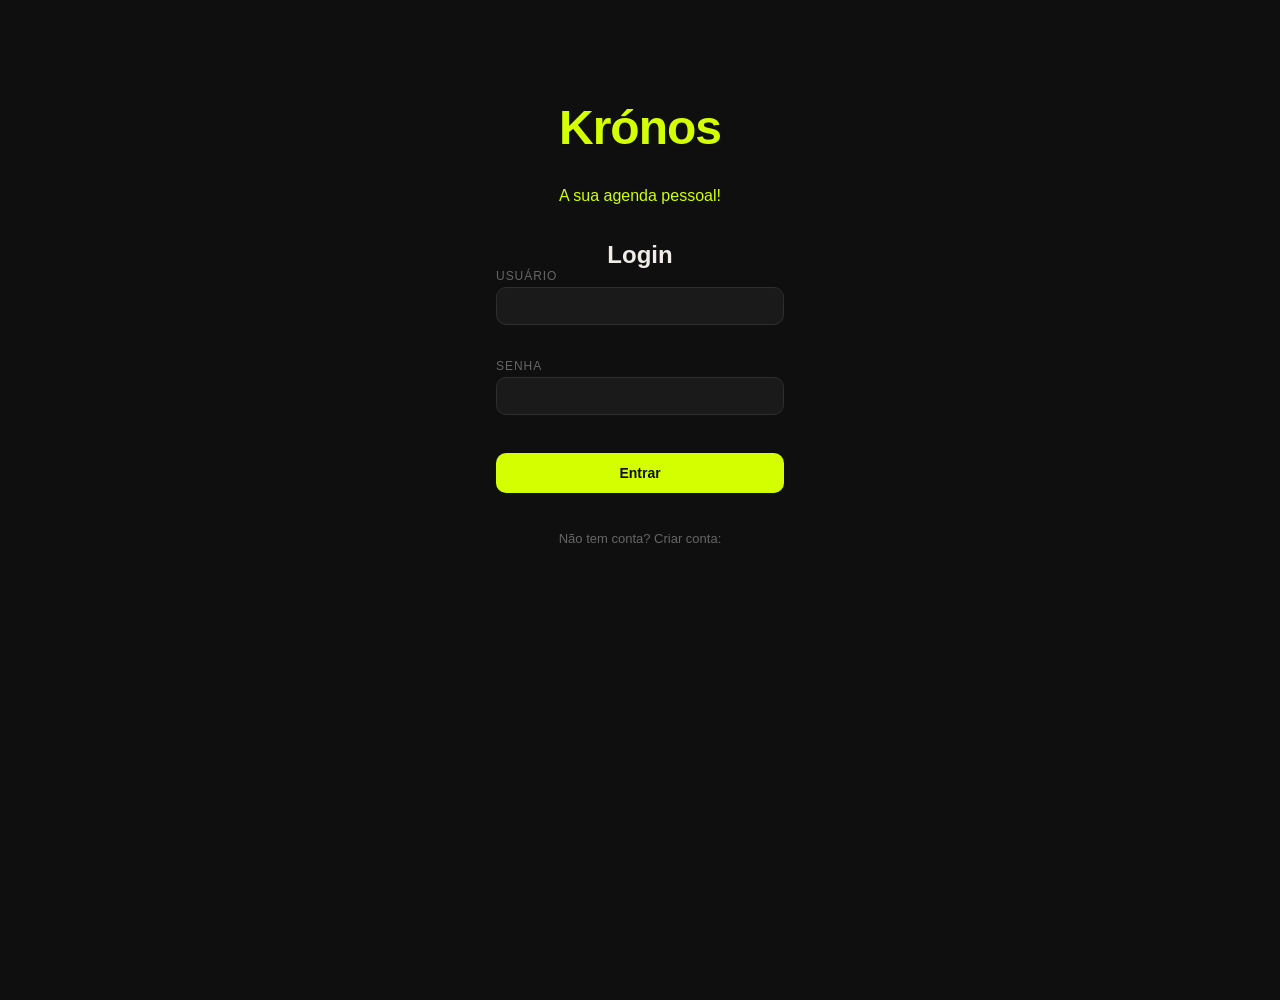
<file: calendario-agenda/index.html>
<!DOCTYPE html>
<html lang="pt-BR">
<head>
    <meta charset="UTF-8">
    <meta name="viewport" content="width=device-width, initial-scale=1.0">
    <title>Krónos</title>
    <link rel="stylesheet" href="style.css">
</head>
<body>
    <header>
        <span class="header-logo">Krón<span>os</span></span>
        <div class="header-right">
            <span id="nomeUsuario"></span>
            <button id="btnSair">Sair</button>
        </div>
    </header>

    <div class="nav-mes">
        <h2 id="monthTitle"></h2>
        <div class="nav-btns">
            <button class="nav-btn" onclick="mudarMes(-1)">‹</button>
            <button class="nav-btn" onclick="mudarMes(1)">›</button>
        </div>
    </div>

    <div class="weekdays">
        <div class="weekday">Dom</div>
        <div class="weekday">Seg</div>
        <div class="weekday">Ter</div>
        <div class="weekday">Qua</div>
        <div class="weekday">Qui</div>
        <div class="weekday">Sex</div>
        <div class="weekday">Sáb</div>
    </div>

    <div id="calendar"></div>

    <div class="overlay" id="overlay" onclick="fecharModal(event)">
        <div class="modal">
            <p class="modal-date" id="modalDate"></p>
            <h2 class="modal-title">Tarefas de hoje</h2>
            <div class="input-row">
                <input type="text" id="taskInput" placeholder="Nova tarefa..." maxlength="60"/>
                <button class="btn-modal-add" onclick="adicionarTarefaDia()">+ Add</button>
            </div>
            <div class="modal-tasks" id="modalTasks"></div>
            <button class="modal-close" onclick="fecharModal()">Fechar</button>
        </div>
    </div>

    <script src="app.js"></script>
</body>
</html>
</file>
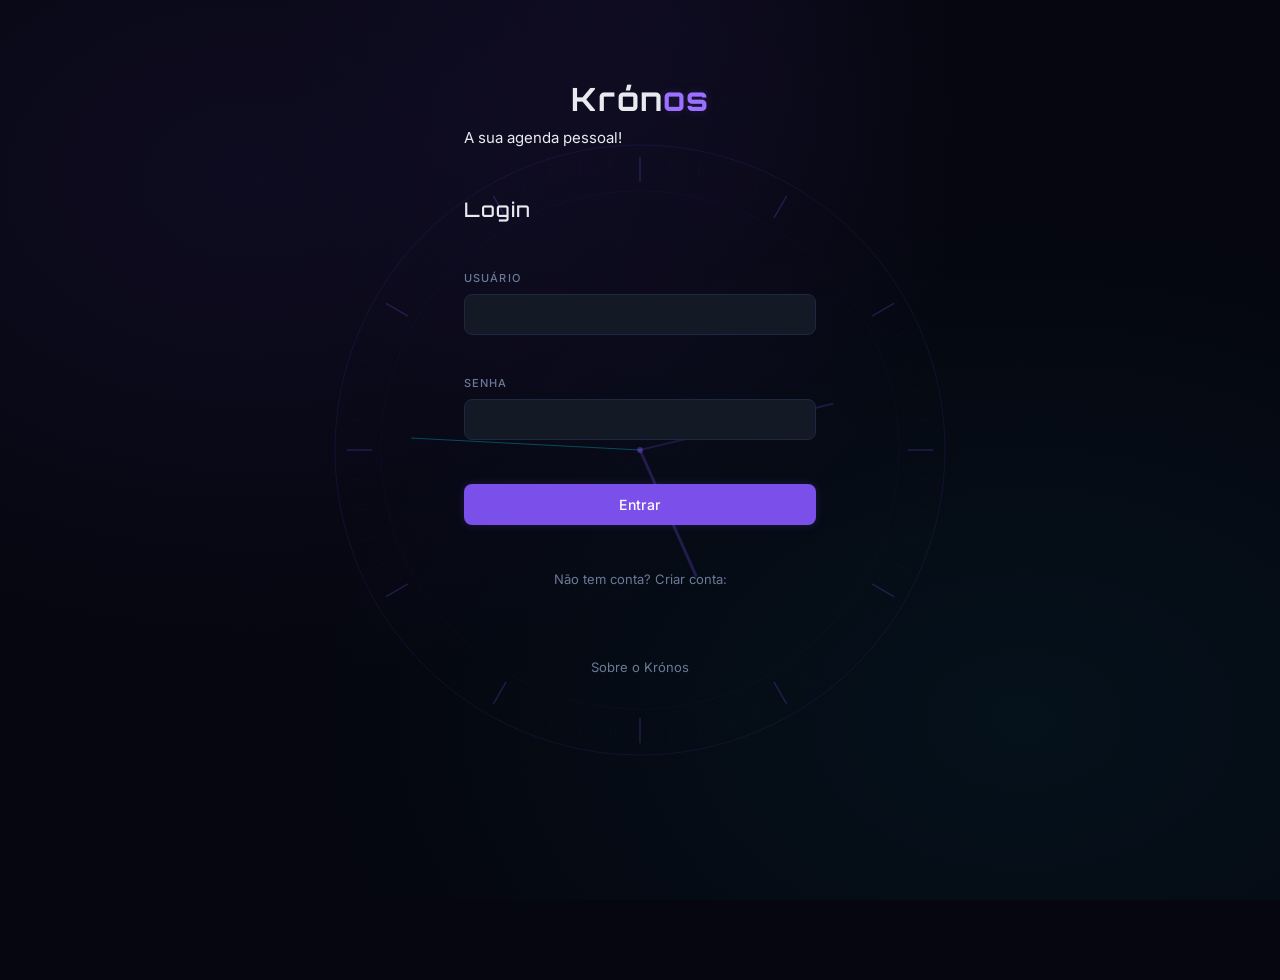
<file: kronos-agenda/index.html>
<!DOCTYPE html>
<html lang="pt-BR">
<head>
    <meta charset="UTF-8">
    <meta name="viewport" content="width=device-width, initial-scale=1.0">
    <title>Krónos</title>
    <link rel="stylesheet" href="style.css">
</head>
<body>
    <header>
        <span class="header-logo">Krón<span>os</span></span>
        <div class="header-right">
            <span id="nomeUsuario"></span>
            <button id="btnSair">Sair</button>
            <a href="config.html" class="link-config">Configurações</a>
        </div>
    </header>

    <div class="nav-mes">
        <h2 id="monthTitle"></h2>
        <div class="nav-btns">
            <button class="nav-btn" onclick="mudarMes(-1)">‹</button>
            <button class="nav-btn" onclick="mudarMes(1)">›</button>
        </div>
    </div>

    <div class="weekdays">
        <div class="weekday">Dom</div>
        <div class="weekday">Seg</div>
        <div class="weekday">Ter</div>
        <div class="weekday">Qua</div>
        <div class="weekday">Qui</div>
        <div class="weekday">Sex</div>
        <div class="weekday">Sáb</div>
    </div>

    <div id="calendar"></div>

    <div class="overlay" id="overlay" onclick="fecharModal(event)">
        <div class="modal">
            <p class="modal-date" id="modalDate"></p>
            <h2 class="modal-title">Tarefas de hoje</h2>
            <div class="input-row">
                <input type="text" id="taskInput" placeholder="Nova tarefa..." maxlength="60"/>
                <button class="btn-modal-add" onclick="adicionarTarefaDia()">+ Add</button>
            </div>
            <div class="modal-tasks" id="modalTasks"></div>
            <button class="modal-close" onclick="fecharModal()">Fechar</button>
        </div>
    </div>

    <script src="app.js"></script>
</body>
</html>
</file>
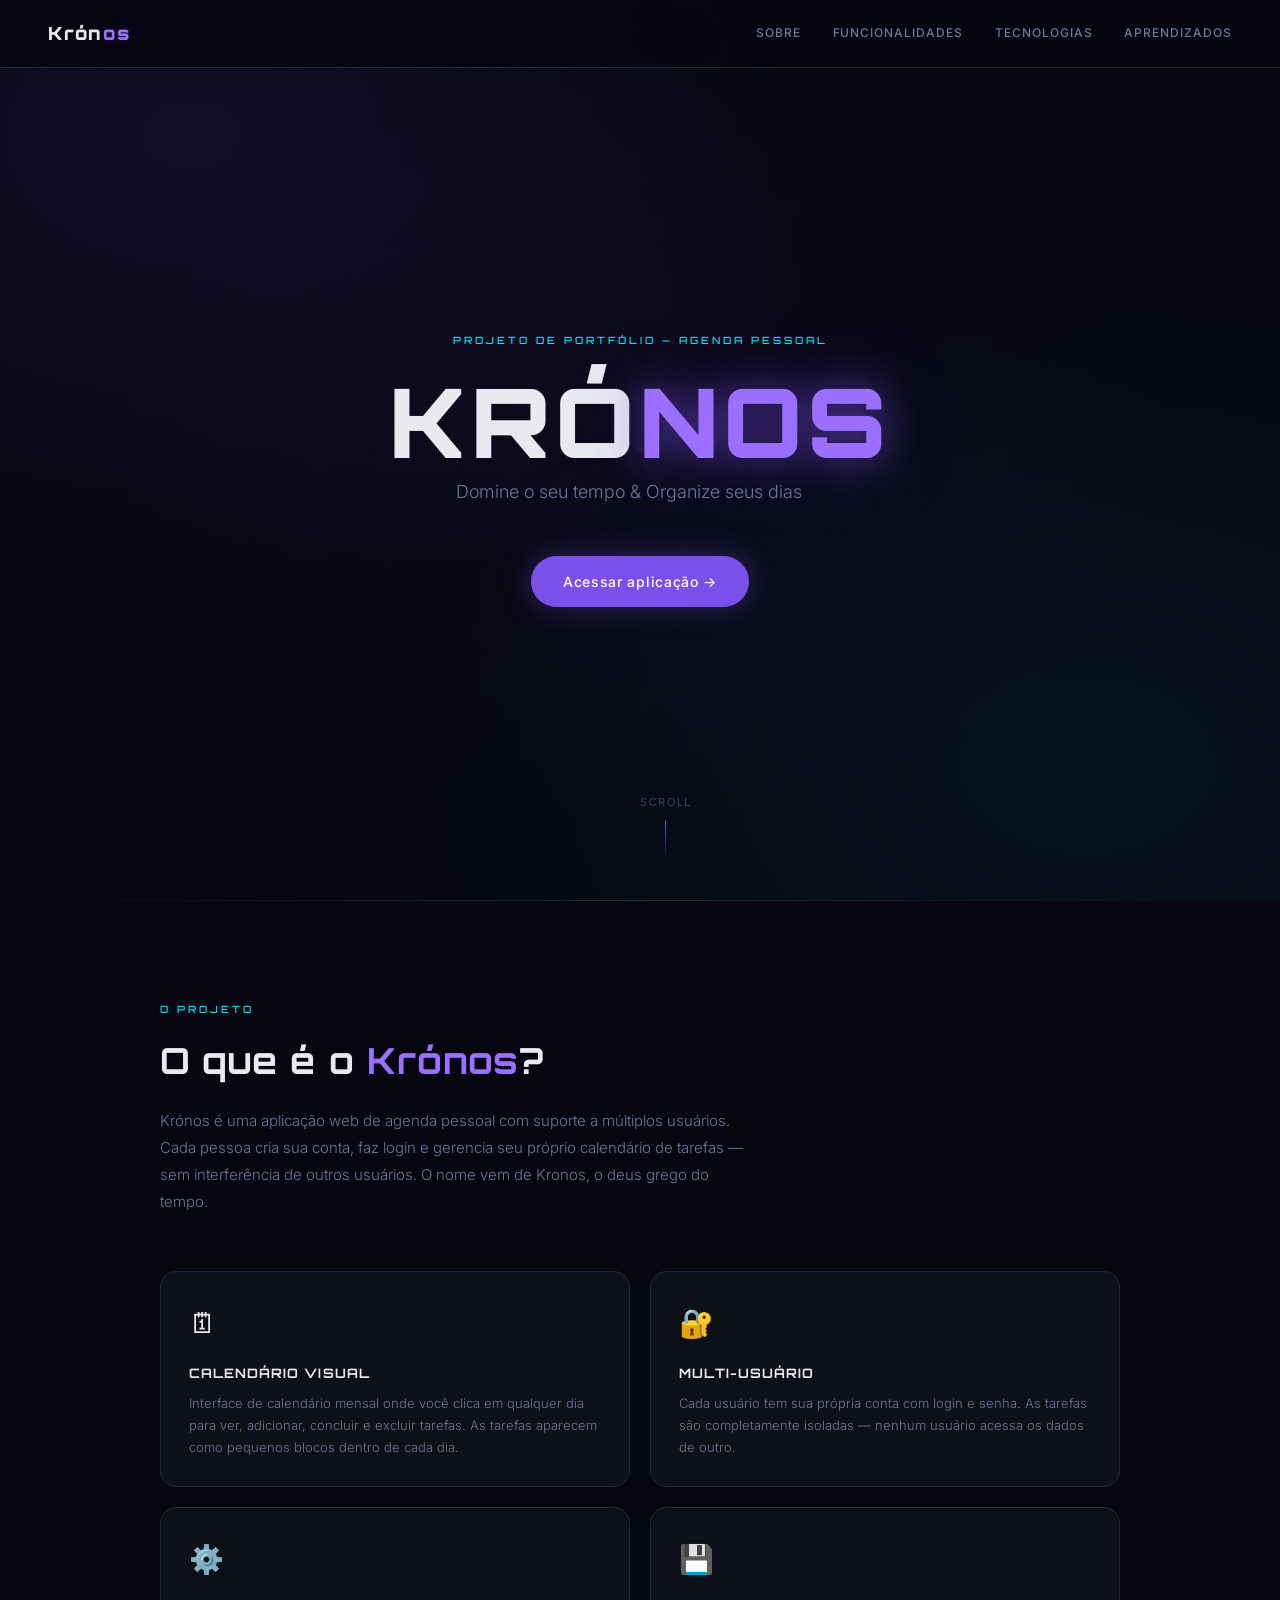
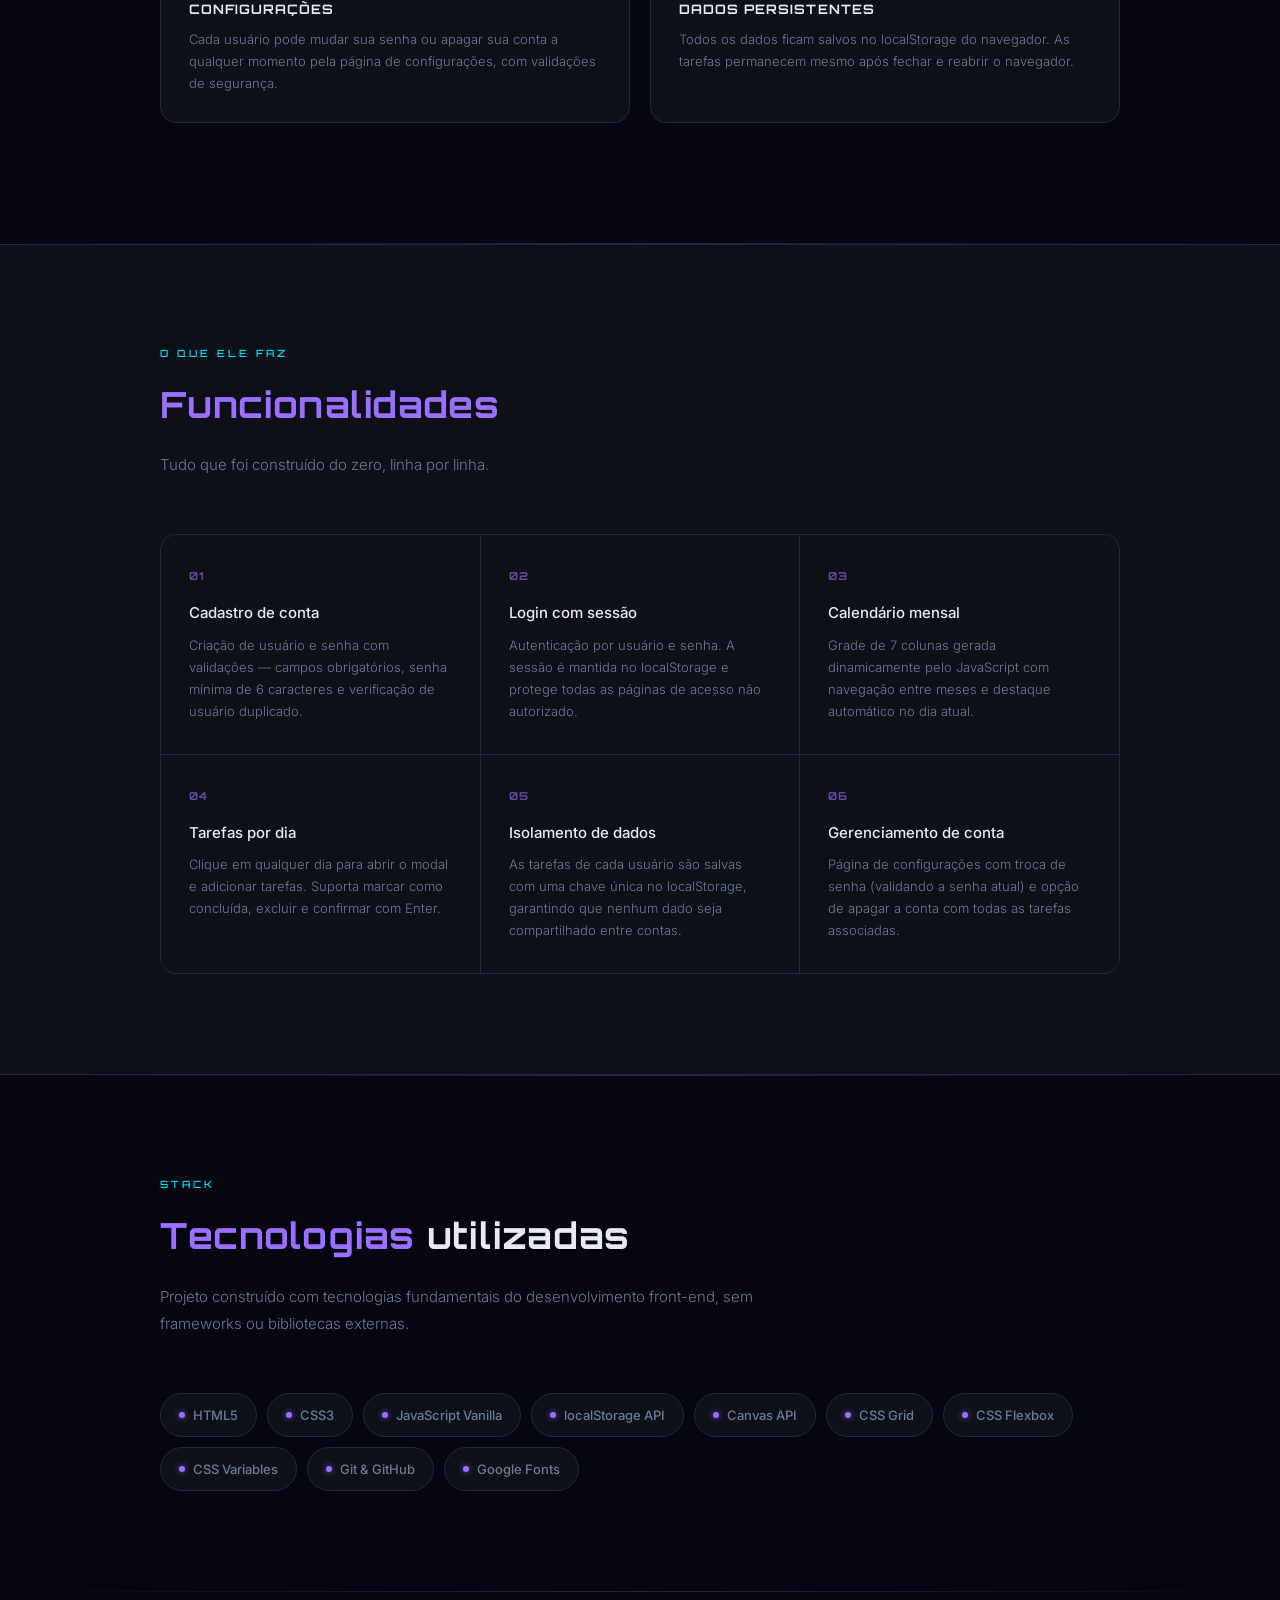
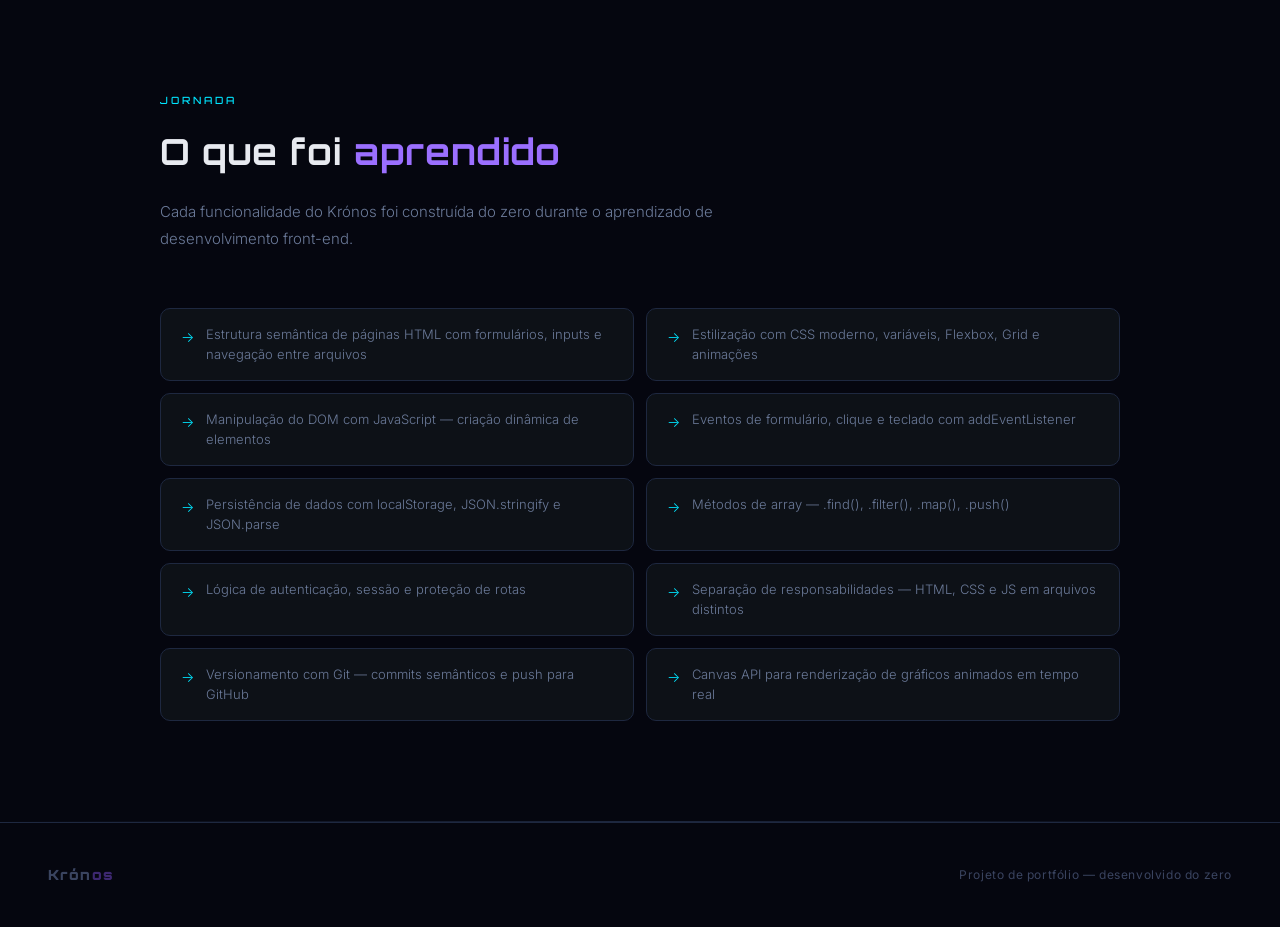
<file: kronos.html>
<!DOCTYPE html>
<html lang="pt-BR">
<head>
<meta charset="UTF-8"/>
<meta name="viewport" content="width=device-width, initial-scale=1.0"/>
<title>Krónos — Sobre o Projeto</title>
<link href="https://fonts.googleapis.com/css2?family=Orbitron:wght@400;700;900&family=Inter:wght@300;400;500&display=swap" rel="stylesheet"/>
<style>
*,*::before,*::after{box-sizing:border-box;margin:0;padding:0}

:root{
  --bg:#05060F;
  --surface:#0D1117;
  --surface2:#131A26;
  --border:#1E2840;
  --purple:#7B4FE9;
  --purple-light:#9B6FFF;
  --purple-dim:#3D2870;
  --purple-bg:#1A0F3A;
  --cyan:#00E5FF;
  --cyan-dim:#00A8BF;
  --text:#E8EAF0;
  --text-muted:#6B7A99;
  --text-faint:#3A4460;
  --glow-purple:0 0 30px rgba(123,79,233,0.35);
  --glow-sm:0 0 12px rgba(123,79,233,0.2);
}

html{scroll-behavior:smooth}

body{
  background-color:var(--bg);
  background-image:
    radial-gradient(ellipse at 15% 15%, rgba(123,79,233,0.1) 0%, transparent 45%),
    radial-gradient(ellipse at 85% 85%, rgba(0,229,255,0.06) 0%, transparent 45%),
    radial-gradient(ellipse at 50% 50%, rgba(123,79,233,0.04) 0%, transparent 60%);
  background-attachment:fixed;
  color:var(--text);
  font-family:'Inter',sans-serif;
  line-height:1.7;
  overflow-x:hidden;
}

/* NAV */
nav{
  position:fixed;top:0;left:0;right:0;
  display:flex;align-items:center;justify-content:space-between;
  padding:18px 48px;
  background:rgba(5,6,15,0.75);
  backdrop-filter:blur(20px);
  border-bottom:1px solid var(--border);
  z-index:100;
}

.nav-logo{
  font-family:'Orbitron',sans-serif;
  font-size:18px;font-weight:900;
  letter-spacing:0.1em;
  color:var(--text);
}

.nav-logo span{color:var(--purple-light);text-shadow:var(--glow-sm)}

.nav-links{display:flex;gap:32px}

.nav-links a{
  font-size:12px;font-weight:500;
  color:var(--text-muted);
  text-decoration:none;
  letter-spacing:0.08em;
  text-transform:uppercase;
  transition:color .2s;
}

.nav-links a:hover{color:var(--cyan)}

/* HERO */
.hero{
  min-height:100vh;
  display:flex;flex-direction:column;
  align-items:center;justify-content:center;
  text-align:center;
  padding:120px 24px 80px;
  position:relative;
}

.hero-eyebrow{
  font-family:'Orbitron',sans-serif;
  font-size:10px;font-weight:500;
  letter-spacing:0.3em;
  text-transform:uppercase;
  color:var(--cyan);
  margin-bottom:24px;
  opacity:0;
  animation:fadeUp .8s ease .2s forwards;
}

.hero-title{
  font-family:'Orbitron',sans-serif;
  font-size:clamp(52px, 10vw, 96px);
  font-weight:900;
  letter-spacing:0.05em;
  line-height:1;
  margin-bottom:8px;
  opacity:0;
  animation:fadeUp .8s ease .4s forwards;
}

.hero-title .glow{
  color:var(--purple-light);
  text-shadow:0 0 40px rgba(123,79,233,0.6), 0 0 80px rgba(123,79,233,0.3);
}

.hero-tagline{
  font-size:clamp(14px,2vw,18px);
  color:var(--text-muted);
  font-weight:300;
  margin-bottom:48px;
  max-width:480px;
  opacity:0;
  animation:fadeUp .8s ease .6s forwards;
}

.hero-cta{
  display:inline-flex;align-items:center;gap:10px;
  padding:14px 32px;
  background:var(--purple);
  color:#fff;
  font-family:'Inter',sans-serif;
  font-size:14px;font-weight:500;
  letter-spacing:0.05em;
  text-decoration:none;
  border-radius:99px;
  box-shadow:var(--glow-purple);
  transition:all .2s;
  opacity:0;
  animation:fadeUp .8s ease .8s forwards;
}

.hero-cta:hover{
  background:var(--purple-light);
  box-shadow:0 0 40px rgba(123,79,233,0.5);
  transform:translateY(-2px);
}

.hero-scroll{
  position:absolute;bottom:40px;left:50%;transform:translateX(-50%);
  font-size:11px;color:var(--text-faint);letter-spacing:0.15em;text-transform:uppercase;
  display:flex;flex-direction:column;align-items:center;gap:8px;
  opacity:0;animation:fadeUp .8s ease 1.2s forwards;
}

.scroll-line{
  width:1px;height:40px;
  background:linear-gradient(to bottom, var(--purple), transparent);
  animation:scrollPulse 2s ease infinite;
}

/* CANVAS RELÓGIO HERO */
.hero-clock{
  position:absolute;
  top:50%;left:50%;
  transform:translate(-50%,-50%);
  opacity:0.07;
  pointer-events:none;
  z-index:0;
}

.hero-content{position:relative;z-index:1}

/* SEÇÕES */
section{padding:100px 24px}

.section-inner{
  max-width:960px;
  margin:0 auto;
}

.section-label{
  font-family:'Orbitron',sans-serif;
  font-size:10px;font-weight:500;
  letter-spacing:0.3em;text-transform:uppercase;
  color:var(--cyan);
  margin-bottom:12px;
}

.section-title{
  font-family:'Orbitron',sans-serif;
  font-size:clamp(24px,4vw,36px);
  font-weight:700;
  margin-bottom:16px;
  letter-spacing:0.03em;
}

.section-title span{color:var(--purple-light)}

.section-desc{
  font-size:15px;color:var(--text-muted);
  max-width:600px;line-height:1.8;
  margin-bottom:56px;
  font-weight:300;
}

/* SOBRE */
.sobre-grid{
  display:grid;
  grid-template-columns:1fr 1fr;
  gap:20px;
  margin-bottom:20px;
}

.sobre-card{
  background:var(--surface);
  border:1px solid var(--border);
  border-radius:16px;
  padding:28px;
  transition:all .2s;
  position:relative;
  overflow:hidden;
}

.sobre-card::before{
  content:'';position:absolute;
  top:0;left:0;right:0;height:1px;
  background:linear-gradient(90deg,transparent,rgba(123,79,233,0.4),transparent);
  opacity:0;transition:.2s;
}

.sobre-card:hover{
  border-color:rgba(123,79,233,0.3);
  box-shadow:var(--glow-sm);
  transform:translateY(-2px);
}

.sobre-card:hover::before{opacity:1}

.card-icon{
  font-size:28px;margin-bottom:14px;
  display:block;
}

.card-title{
  font-family:'Orbitron',sans-serif;
  font-size:13px;font-weight:700;
  letter-spacing:0.08em;
  color:var(--text);
  margin-bottom:8px;
  text-transform:uppercase;
}

.card-text{
  font-size:13px;color:var(--text-muted);
  line-height:1.7;font-weight:300;
}

/* FUNCIONALIDADES */
.features{
  background:var(--surface);
  border-top:1px solid var(--border);
  border-bottom:1px solid var(--border);
}

.features-grid{
  display:grid;
  grid-template-columns:repeat(3,1fr);
  gap:1px;
  background:var(--border);
  border:1px solid var(--border);
  border-radius:16px;
  overflow:hidden;
}

.feature{
  background:var(--surface);
  padding:32px 28px;
  transition:background .2s;
}

.feature:hover{background:var(--surface2)}

.feature-num{
  font-family:'Orbitron',sans-serif;
  font-size:11px;font-weight:700;
  color:var(--purple-light);
  letter-spacing:0.1em;
  margin-bottom:14px;
  opacity:0.6;
}

.feature-title{
  font-size:15px;font-weight:500;
  color:var(--text);
  margin-bottom:8px;
}

.feature-desc{
  font-size:13px;color:var(--text-muted);
  line-height:1.7;font-weight:300;
}

/* TECNOLOGIAS */
.tech-grid{
  display:flex;flex-wrap:wrap;gap:10px;
}

.tech-badge{
  display:inline-flex;align-items:center;gap:8px;
  padding:10px 18px;
  background:var(--surface);
  border:1px solid var(--border);
  border-radius:99px;
  font-size:13px;font-weight:500;
  color:var(--text-muted);
  transition:all .2s;
}

.tech-badge:hover{
  border-color:var(--purple);
  color:var(--purple-light);
  box-shadow:var(--glow-sm);
}

.tech-dot{
  width:6px;height:6px;
  border-radius:50%;
  background:var(--purple-light);
  box-shadow:0 0 6px var(--purple);
}

/* APRENDIZADOS */
.learn-list{
  display:grid;
  grid-template-columns:1fr 1fr;
  gap:12px;
}

.learn-item{
  display:flex;align-items:flex-start;gap:12px;
  padding:16px 20px;
  background:var(--surface);
  border:1px solid var(--border);
  border-radius:10px;
  font-size:13px;color:var(--text-muted);
  font-weight:300;line-height:1.5;
}

.learn-icon{
  color:var(--cyan);font-size:14px;
  margin-top:1px;flex-shrink:0;
}

/* FOOTER */
footer{
  border-top:1px solid var(--border);
  padding:40px 48px;
  display:flex;align-items:center;justify-content:space-between;
}

.footer-logo{
  font-family:'Orbitron',sans-serif;
  font-size:14px;font-weight:900;
  letter-spacing:0.1em;color:var(--text-faint);
}

.footer-logo span{color:var(--purple-dim)}

.footer-text{
  font-size:12px;color:var(--text-faint);
  letter-spacing:0.05em;
}

/* DIVISOR */
.divider{
  width:100%;height:1px;
  background:linear-gradient(90deg,transparent,var(--border),transparent);
  margin:0 auto;
}

/* ANIMAÇÕES */
@keyframes fadeUp{
  from{opacity:0;transform:translateY(20px)}
  to{opacity:1;transform:translateY(0)}
}

@keyframes scrollPulse{
  0%,100%{opacity:0.3}
  50%{opacity:1}
}

.reveal{
  opacity:0;transform:translateY(24px);
  transition:opacity .7s ease, transform .7s ease;
}

.reveal.visible{opacity:1;transform:translateY(0)}

/* RESPONSIVO */
@media(max-width:700px){
  nav{padding:16px 20px}
  .nav-links{display:none}
  .sobre-grid{grid-template-columns:1fr}
  .features-grid{grid-template-columns:1fr}
  .learn-list{grid-template-columns:1fr}
  footer{flex-direction:column;gap:12px;text-align:center}
}
</style>
</head>
<body>

<nav>
  <div class="nav-logo">Krón<span>os</span></div>
  <div class="nav-links">
    <a href="#sobre">Sobre</a>
    <a href="#funcionalidades">Funcionalidades</a>
    <a href="#tecnologias">Tecnologias</a>
    <a href="#aprendizados">Aprendizados</a>
  </div>
</nav>

<!-- HERO -->
<section class="hero">
  <canvas class="hero-clock" id="clockCanvas" width="600" height="600"></canvas>
  <div class="hero-content">
    <p class="hero-eyebrow">Projeto de portfólio — Agenda pessoal</p>
    <h1 class="hero-title">KRÓ<span class="glow">NOS</span></h1>
    <p class="hero-tagline">Domine o seu tempo & Organize seus dias</p>
    <a href="login.html" class="hero-cta">Acessar aplicação →</a>
  </div>
  <div class="hero-scroll">
    <span>scroll</span>
    <div class="scroll-line"></div>
  </div>
</section>

<div class="divider"></div>

<!-- SOBRE -->
<section id="sobre">
  <div class="section-inner">
    <p class="section-label reveal">O projeto</p>
    <h2 class="section-title reveal">O que é o <span>Krónos</span>?</h2>
    <p class="section-desc reveal">Krónos é uma aplicação web de agenda pessoal com suporte a múltiplos usuários. Cada pessoa cria sua conta, faz login e gerencia seu próprio calendário de tarefas — sem interferência de outros usuários. O nome vem de Kronos, o deus grego do tempo.</p>

    <div class="sobre-grid">
      <div class="sobre-card reveal">
        <span class="card-icon">🗓</span>
        <p class="card-title">Calendário visual</p>
        <p class="card-text">Interface de calendário mensal onde você clica em qualquer dia para ver, adicionar, concluir e excluir tarefas. As tarefas aparecem como pequenos blocos dentro de cada dia.</p>
      </div>
      <div class="sobre-card reveal">
        <span class="card-icon">🔐</span>
        <p class="card-title">Multi-usuário</p>
        <p class="card-text">Cada usuário tem sua própria conta com login e senha. As tarefas são completamente isoladas — nenhum usuário acessa os dados de outro.</p>
      </div>
      <div class="sobre-card reveal">
        <span class="card-icon">⚙️</span>
        <p class="card-title">Configurações</p>
        <p class="card-text">Cada usuário pode mudar sua senha ou apagar sua conta a qualquer momento pela página de configurações, com validações de segurança.</p>
      </div>
      <div class="sobre-card reveal">
        <span class="card-icon">💾</span>
        <p class="card-title">Dados persistentes</p>
        <p class="card-text">Todos os dados ficam salvos no localStorage do navegador. As tarefas permanecem mesmo após fechar e reabrir o navegador.</p>
      </div>
    </div>
  </div>
</section>

<div class="divider"></div>

<!-- FUNCIONALIDADES -->
<section id="funcionalidades" class="features">
  <div class="section-inner">
    <p class="section-label reveal">O que ele faz</p>
    <h2 class="section-title reveal"><span>Funcionalidades</span></h2>
    <p class="section-desc reveal">Tudo que foi construído do zero, linha por linha.</p>

    <div class="features-grid reveal">
      <div class="feature">
        <p class="feature-num">01</p>
        <p class="feature-title">Cadastro de conta</p>
        <p class="feature-desc">Criação de usuário e senha com validações — campos obrigatórios, senha mínima de 6 caracteres e verificação de usuário duplicado.</p>
      </div>
      <div class="feature">
        <p class="feature-num">02</p>
        <p class="feature-title">Login com sessão</p>
        <p class="feature-desc">Autenticação por usuário e senha. A sessão é mantida no localStorage e protege todas as páginas de acesso não autorizado.</p>
      </div>
      <div class="feature">
        <p class="feature-num">03</p>
        <p class="feature-title">Calendário mensal</p>
        <p class="feature-desc">Grade de 7 colunas gerada dinamicamente pelo JavaScript com navegação entre meses e destaque automático no dia atual.</p>
      </div>
      <div class="feature">
        <p class="feature-num">04</p>
        <p class="feature-title">Tarefas por dia</p>
        <p class="feature-desc">Clique em qualquer dia para abrir o modal e adicionar tarefas. Suporta marcar como concluída, excluir e confirmar com Enter.</p>
      </div>
      <div class="feature">
        <p class="feature-num">05</p>
        <p class="feature-title">Isolamento de dados</p>
        <p class="feature-desc">As tarefas de cada usuário são salvas com uma chave única no localStorage, garantindo que nenhum dado seja compartilhado entre contas.</p>
      </div>
      <div class="feature">
        <p class="feature-num">06</p>
        <p class="feature-title">Gerenciamento de conta</p>
        <p class="feature-desc">Página de configurações com troca de senha (validando a senha atual) e opção de apagar a conta com todas as tarefas associadas.</p>
      </div>
    </div>
  </div>
</section>

<div class="divider"></div>

<!-- TECNOLOGIAS -->
<section id="tecnologias">
  <div class="section-inner">
    <p class="section-label reveal">Stack</p>
    <h2 class="section-title reveal"><span>Tecnologias</span> utilizadas</h2>
    <p class="section-desc reveal">Projeto construído com tecnologias fundamentais do desenvolvimento front-end, sem frameworks ou bibliotecas externas.</p>

    <div class="tech-grid reveal">
      <div class="tech-badge"><span class="tech-dot"></span>HTML5</div>
      <div class="tech-badge"><span class="tech-dot"></span>CSS3</div>
      <div class="tech-badge"><span class="tech-dot"></span>JavaScript Vanilla</div>
      <div class="tech-badge"><span class="tech-dot"></span>localStorage API</div>
      <div class="tech-badge"><span class="tech-dot"></span>Canvas API</div>
      <div class="tech-badge"><span class="tech-dot"></span>CSS Grid</div>
      <div class="tech-badge"><span class="tech-dot"></span>CSS Flexbox</div>
      <div class="tech-badge"><span class="tech-dot"></span>CSS Variables</div>
      <div class="tech-badge"><span class="tech-dot"></span>Git & GitHub</div>
      <div class="tech-badge"><span class="tech-dot"></span>Google Fonts</div>
    </div>
  </div>
</section>

<div class="divider"></div>

<!-- APRENDIZADOS -->
<section id="aprendizados">
  <div class="section-inner">
    <p class="section-label reveal">Jornada</p>
    <h2 class="section-title reveal">O que foi <span>aprendido</span></h2>
    <p class="section-desc reveal">Cada funcionalidade do Krónos foi construída do zero durante o aprendizado de desenvolvimento front-end.</p>

    <div class="learn-list">
      <div class="learn-item reveal"><span class="learn-icon">→</span>Estrutura semântica de páginas HTML com formulários, inputs e navegação entre arquivos</div>
      <div class="learn-item reveal"><span class="learn-icon">→</span>Estilização com CSS moderno, variáveis, Flexbox, Grid e animações</div>
      <div class="learn-item reveal"><span class="learn-icon">→</span>Manipulação do DOM com JavaScript — criação dinâmica de elementos</div>
      <div class="learn-item reveal"><span class="learn-icon">→</span>Eventos de formulário, clique e teclado com addEventListener</div>
      <div class="learn-item reveal"><span class="learn-icon">→</span>Persistência de dados com localStorage, JSON.stringify e JSON.parse</div>
      <div class="learn-item reveal"><span class="learn-icon">→</span>Métodos de array — .find(), .filter(), .map(), .push()</div>
      <div class="learn-item reveal"><span class="learn-icon">→</span>Lógica de autenticação, sessão e proteção de rotas</div>
      <div class="learn-item reveal"><span class="learn-icon">→</span>Separação de responsabilidades — HTML, CSS e JS em arquivos distintos</div>
      <div class="learn-item reveal"><span class="learn-icon">→</span>Versionamento com Git — commits semânticos e push para GitHub</div>
      <div class="learn-item reveal"><span class="learn-icon">→</span>Canvas API para renderização de gráficos animados em tempo real</div>
    </div>
  </div>
</section>

<div class="divider"></div>

<footer>
  <div class="footer-logo">Krón<span>os</span></div>
  <p class="footer-text">Projeto de portfólio — desenvolvido do zero</p>
</footer>

<script>
// Relógio no hero
const canvas = document.getElementById('clockCanvas')
const ctx = canvas.getContext('2d')
const S = 600, cx = 300, cy = 300, r = 280

function drawClock() {
  ctx.clearRect(0, 0, S, S)
  const now = new Date()
  const h = now.getHours() % 12, m = now.getMinutes(), s = now.getSeconds(), ms = now.getMilliseconds()
  const aH = ((h + m/60) / 12) * Math.PI * 2 - Math.PI / 2
  const aM = ((m + s/60) / 60) * Math.PI * 2 - Math.PI / 2
  const aS = ((s + ms/1000) / 60) * Math.PI * 2 - Math.PI / 2

  ctx.beginPath(); ctx.arc(cx,cy,r,0,Math.PI*2)
  ctx.strokeStyle='rgba(123,79,233,0.15)'; ctx.lineWidth=1; ctx.stroke()

  ctx.beginPath(); ctx.arc(cx,cy,r*.82,0,Math.PI*2)
  ctx.strokeStyle='rgba(123,79,233,0.07)'; ctx.lineWidth=1; ctx.stroke()

  for(let i=0;i<12;i++){
    const a=(i/12)*Math.PI*2-Math.PI/2
    ctx.beginPath()
    ctx.moveTo(cx+Math.cos(a)*r*.88, cy+Math.sin(a)*r*.88)
    ctx.lineTo(cx+Math.cos(a)*r*.96, cy+Math.sin(a)*r*.96)
    ctx.strokeStyle='rgba(123,79,233,0.3)'; ctx.lineWidth=2; ctx.stroke()
  }

  for(let i=0;i<60;i++){
    if(i%5===0) continue
    const a=(i/60)*Math.PI*2-Math.PI/2
    ctx.beginPath()
    ctx.moveTo(cx+Math.cos(a)*r*.93, cy+Math.sin(a)*r*.93)
    ctx.lineTo(cx+Math.cos(a)*r*.96, cy+Math.sin(a)*r*.96)
    ctx.strokeStyle='rgba(123,79,233,0.12)'; ctx.lineWidth=1; ctx.stroke()
  }

  // Horas
  ctx.beginPath(); ctx.moveTo(cx,cy)
  ctx.lineTo(cx+Math.cos(aH)*r*.45, cy+Math.sin(aH)*r*.45)
  ctx.strokeStyle='rgba(123,79,233,0.35)'; ctx.lineWidth=4; ctx.lineCap='round'; ctx.stroke()

  // Minutos
  ctx.beginPath(); ctx.moveTo(cx,cy)
  ctx.lineTo(cx+Math.cos(aM)*r*.65, cy+Math.sin(aM)*r*.65)
  ctx.strokeStyle='rgba(123,79,233,0.25)'; ctx.lineWidth=2.5; ctx.lineCap='round'; ctx.stroke()

  // Segundos
  ctx.beginPath(); ctx.moveTo(cx,cy)
  ctx.lineTo(cx+Math.cos(aS)*r*.75, cy+Math.sin(aS)*r*.75)
  ctx.strokeStyle='rgba(0,229,255,0.4)'; ctx.lineWidth=1; ctx.lineCap='round'; ctx.stroke()

  ctx.beginPath(); ctx.arc(cx,cy,4,0,Math.PI*2)
  ctx.fillStyle='rgba(123,79,233,0.6)'; ctx.fill()

  requestAnimationFrame(drawClock)
}
drawClock()

// Scroll reveal
const observer = new IntersectionObserver((entries) => {
  entries.forEach(e => { if(e.isIntersecting) e.target.classList.add('visible') })
}, { threshold: 0.15 })

document.querySelectorAll('.reveal').forEach(el => observer.observe(el))
</script>
</body>
</html>
</file>
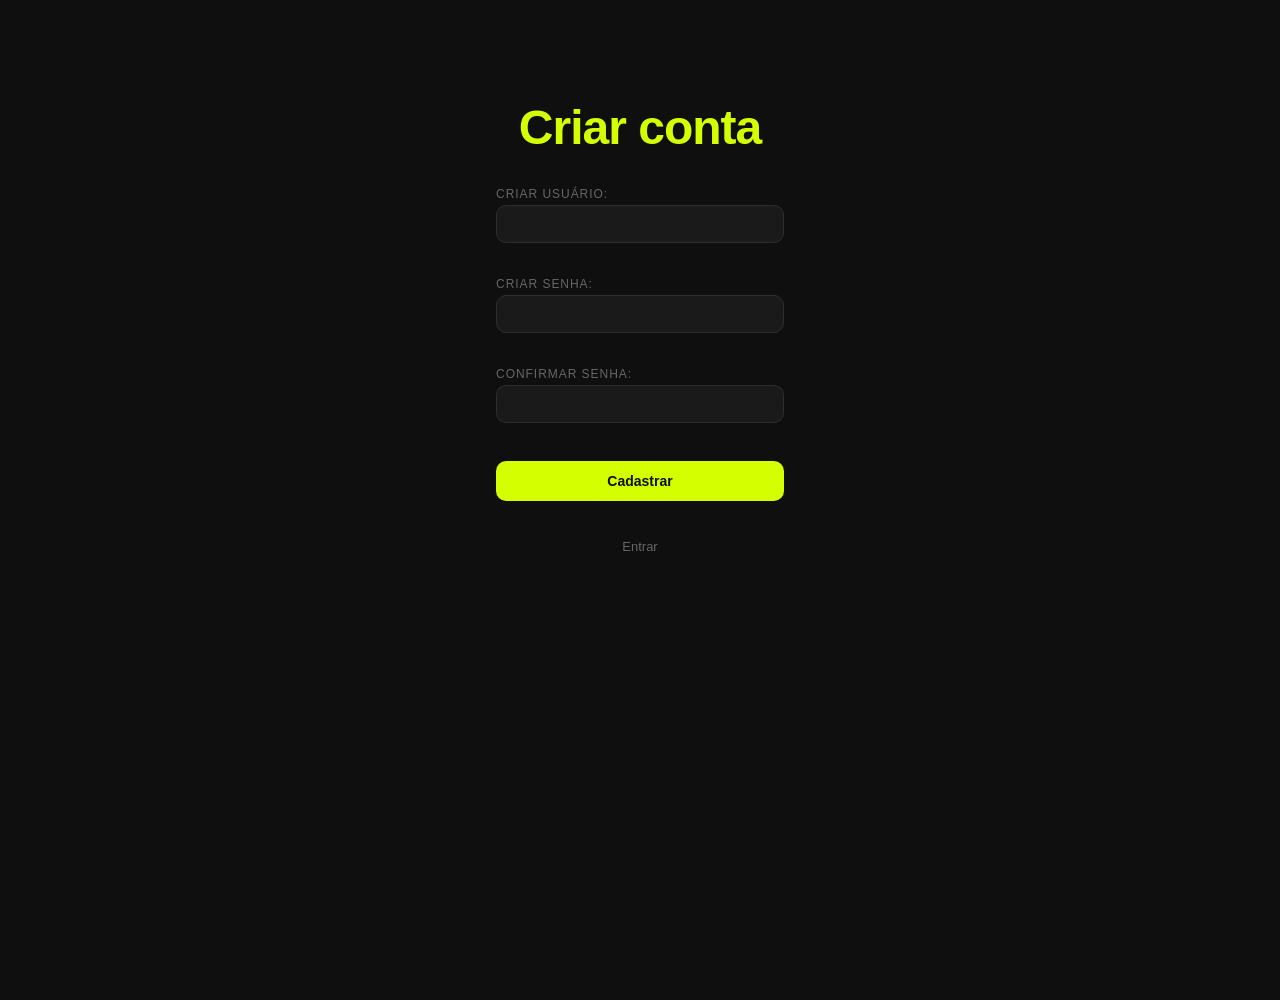
<file: calendario-agenda/cadastro.html>
<!DOCTYPE html>
<html lang="pt-BR">
<head>
    <meta charset="UTF-8">
    <meta name="viewport" content="width=device-width, initial-scale=1.0">
    <title>Cadastro Krónos</title>
    <link rel="stylesheet" href="style.css">
</head>
<body>
    <main>
        <h1>Criar conta</h1>

        <form id="formCriar">
            
            <label>Criar usuário:</label>
            <input type="text" id="criarUsuario">
            <br><br>

            <label>Criar senha:</label>
            <input type="password" id="criarSenha">
            <br><br>

            <label>Confirmar senha:</label>
            <input type="password" id="confirmarSenha">
            <br><br>

            <button type="submit">Cadastrar</button>
            <br><br>
        
        </form>

        <a href="login.html">Entrar</a>
    </main>
    
    <script src="cadastro.js"></script>

</body>
</html>
</file>
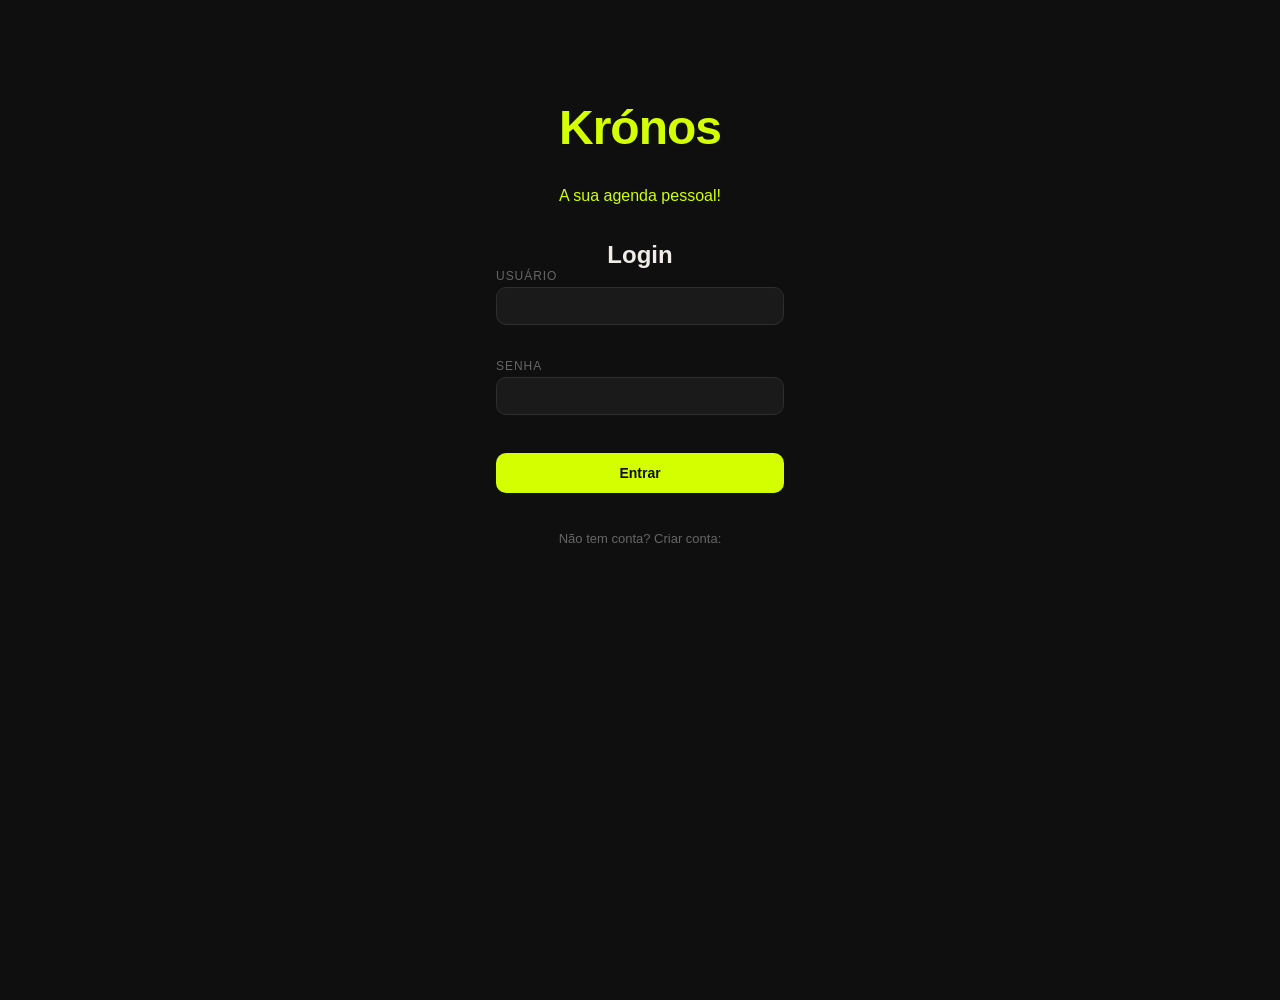
<file: calendario-agenda/login.html>
<!DOCTYPE html>
<html lang="pt-BR">
<head>
    <meta charset="UTF-8">
    <meta name="viewport" content="width=device-width, initial-scale=1.0">
    <title>Login Krónos</title>
    <link rel="stylesheet" href="style.css">
</head>
<body>
    <main>
        <form id="formLogin">

            <h1>Krónos</h1>
            <p>A sua agenda pessoal!</p>
            <br><br>

            <h2>Login</h2>
            
            <label>Usuário</label> 
            <input type="text" id="inputUsuario"> 
            <br><br>
            
            <label>Senha</label>
            <input type="password" id="inputSenha"> 
            <br><br>
            
            <button type="submit">Entrar</button>
            <br><br>
        </form>
        
        <a href="cadastro.html">Não tem conta? Criar conta:</a>
    </main>
    
    <script src="login.js"></script>

</body>
</html>
</file>
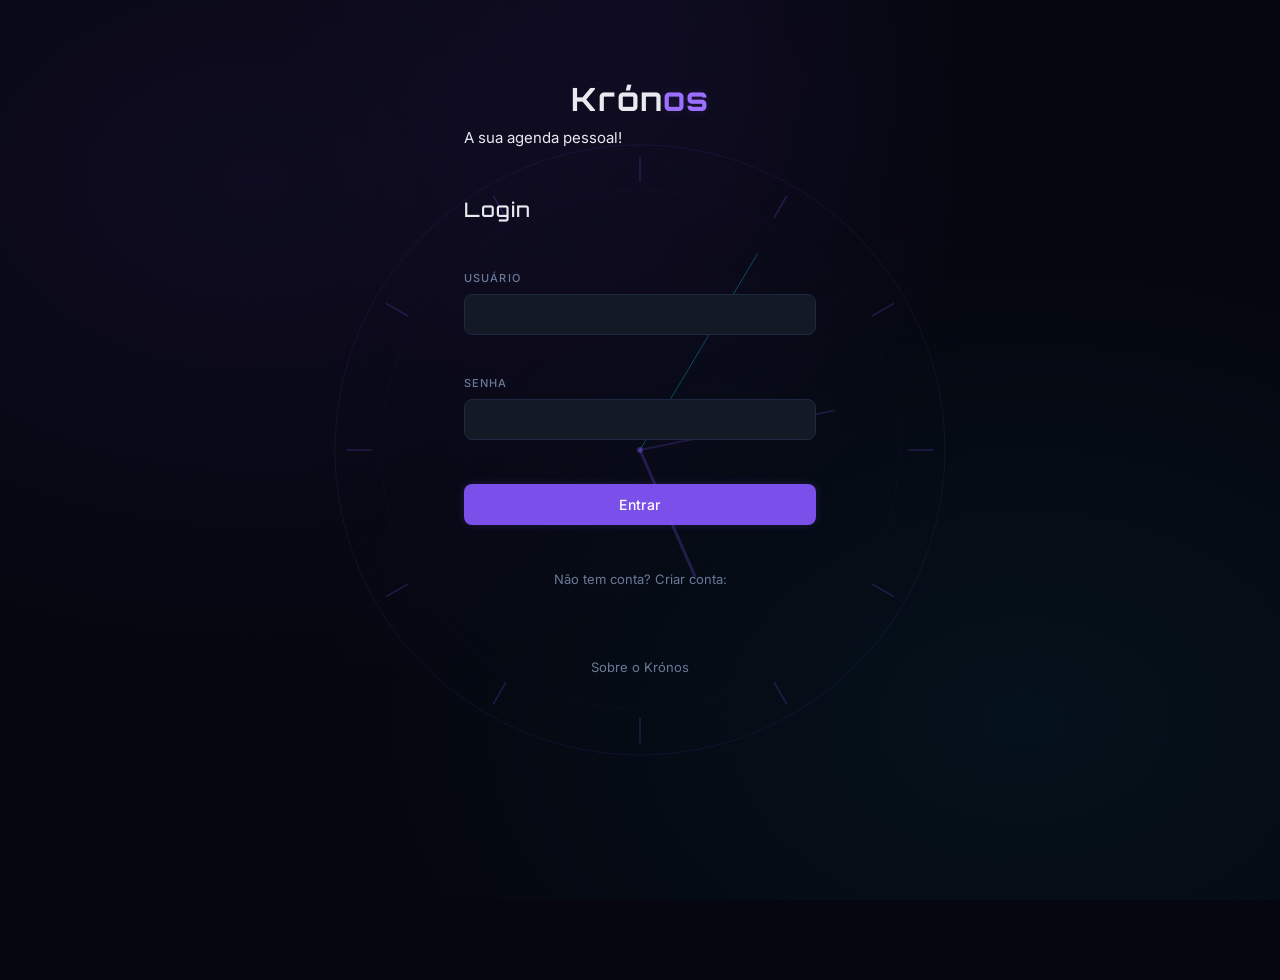
<file: kronos-agenda/config.html>
<!DOCTYPE html>
<html lang="pt-BR">
<head>
    <meta charset="UTF-8">
    <meta name="viewport" content="width=device-width, initial-scale=1.0">
    <title>Configurações</title>
    <link rel="stylesheet" href="style.css">
</head>
<body>
    <header>
    <span class="header-logo">Krón<span>os</span></span>
    <div class="header-right">
        <span id="nomeUsuario"></span>
        <a href="index.html">← Voltar</a>
    </div>
</header>
    <main>
        <form id="mudarSenha" class="config-section">
            <h2>Mudar senha</h2>
            <br><br>
            <label>Senha Atual</label>
            <input type="password" id="senhaAtual">
            <br><br>

            <label>Nova senha</label>
            <input type="password" id="novaSenha">
            <br><br>

            <label>Confirmar nova senha</label>
            <input type="password" id="confirmarSenha">
            <br><br>

            <button type="submit">Salvar mudanças</button>
            <br><br>
        </form>

        <form id="apagarConta" class="config-section">
            <h2>Apagar conta</h2>
            <br><br>
            <button type="submit">Apagar conta</button>
            <br><br>
            <p>Essa é uma ação irreversível</p>
        </form>
    </main>
    <script src="config.js"></script>
    
</body>
</html>
</file>
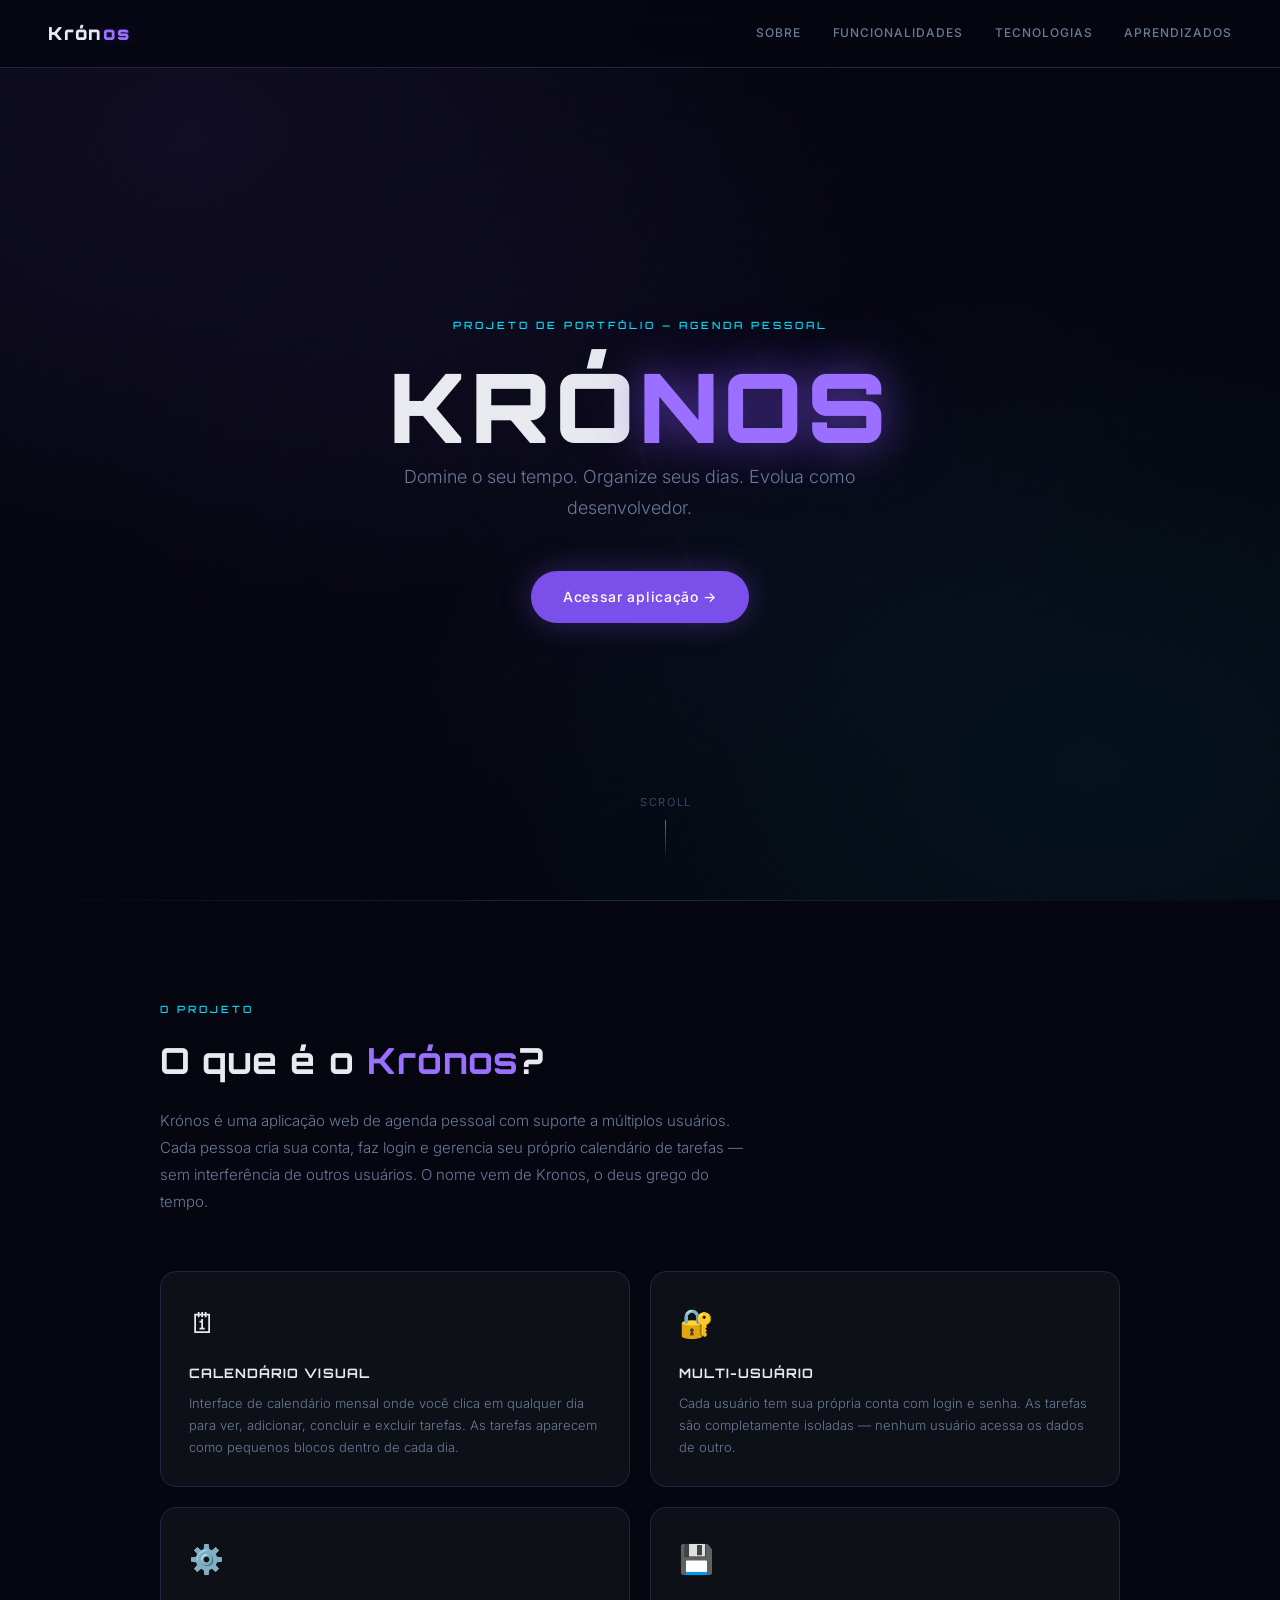
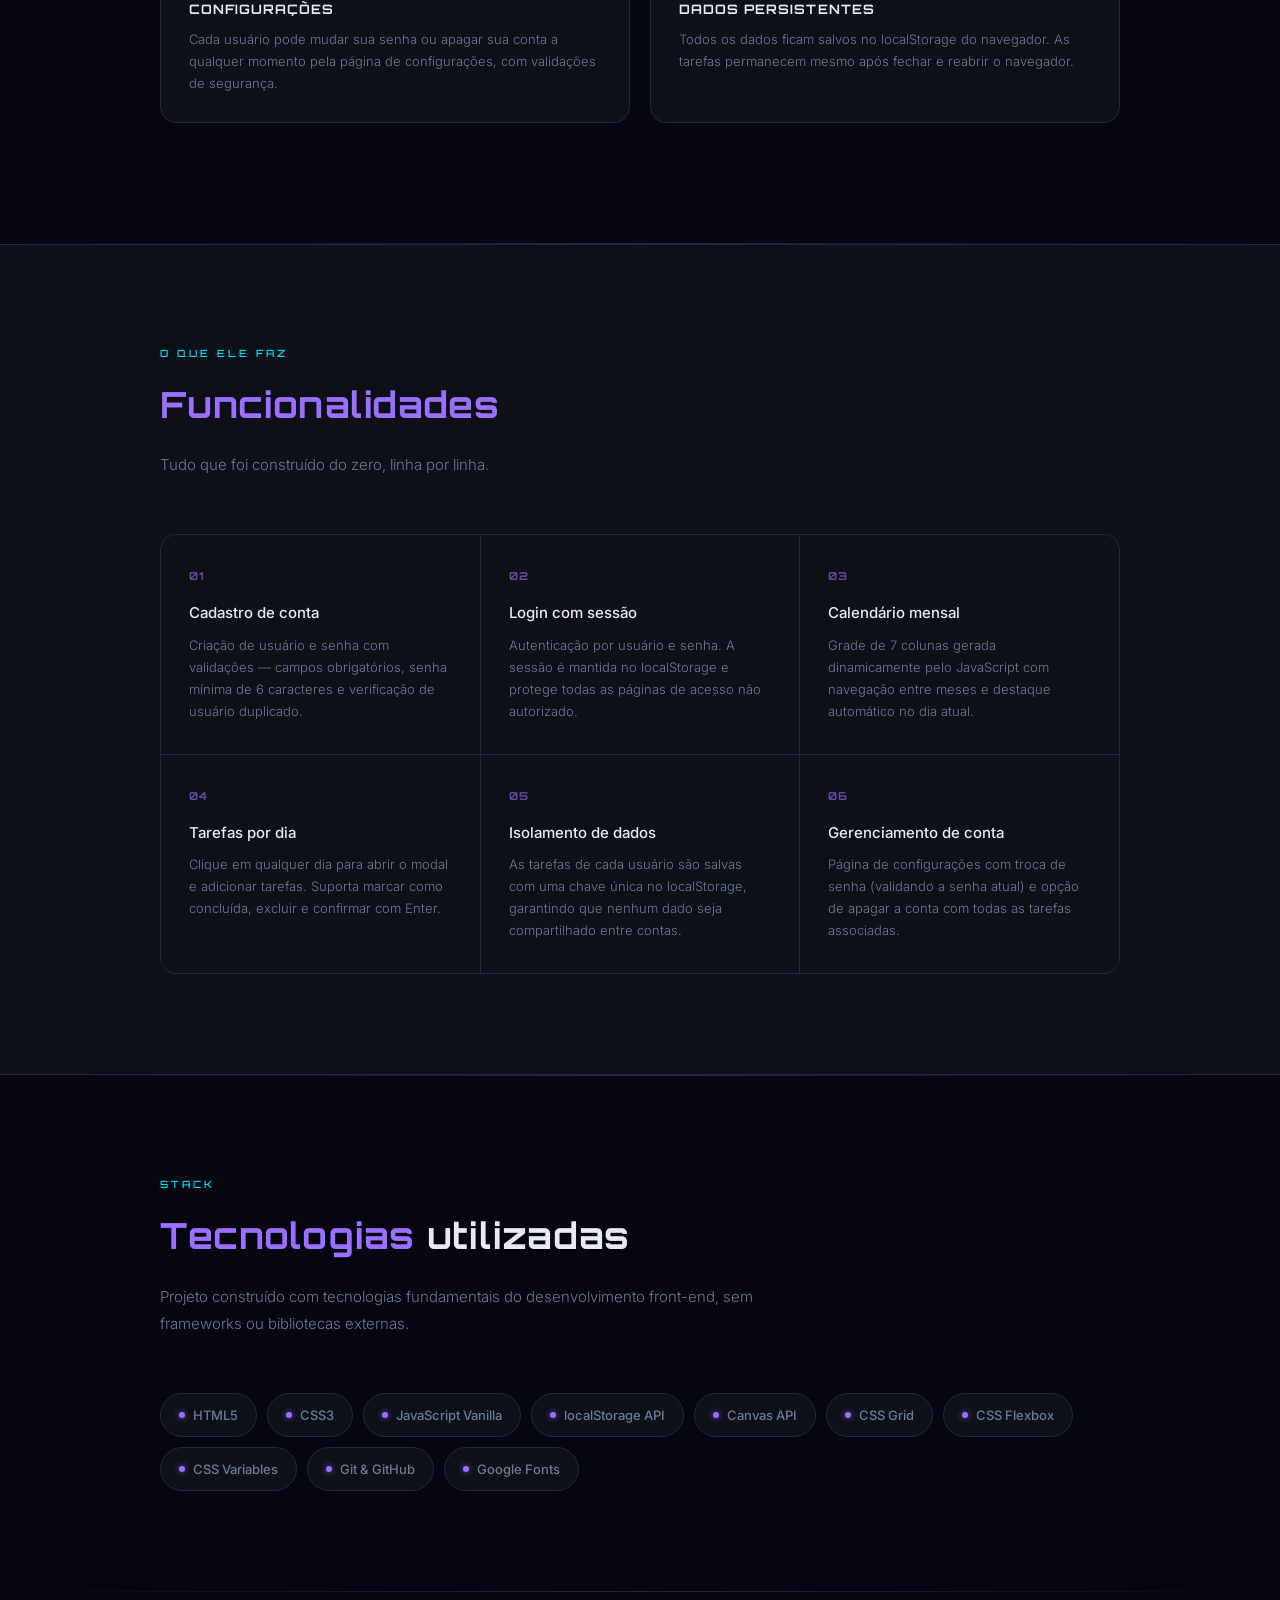
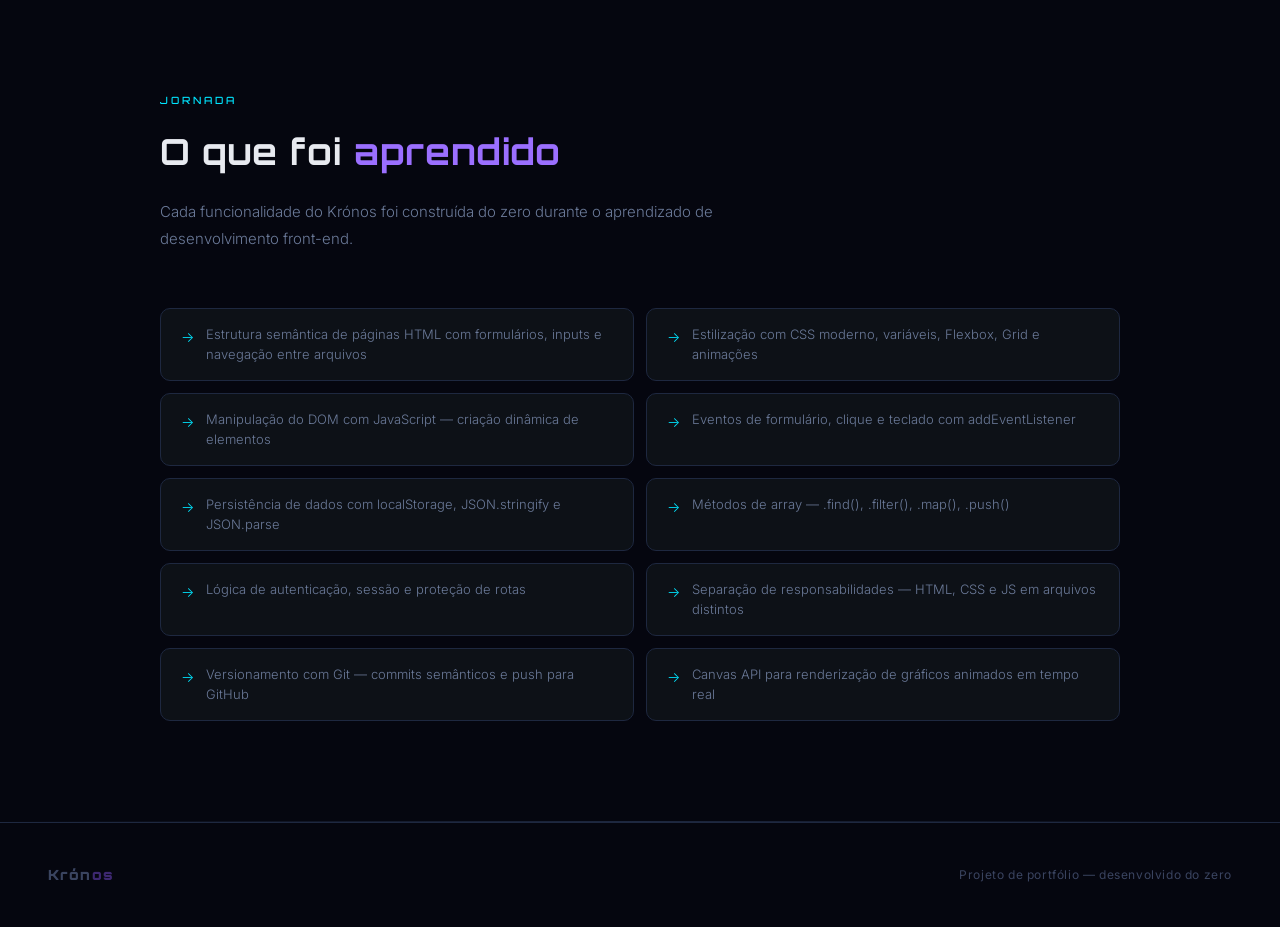
<file: kronos-agenda/kronos.html>
<!DOCTYPE html>
<html lang="pt-BR">
<head>
<meta charset="UTF-8"/>
<meta name="viewport" content="width=device-width, initial-scale=1.0"/>
<title>Krónos — Sobre o Projeto</title>
<link href="https://fonts.googleapis.com/css2?family=Orbitron:wght@400;700;900&family=Inter:wght@300;400;500&display=swap" rel="stylesheet"/>
<style>
*,*::before,*::after{box-sizing:border-box;margin:0;padding:0}

:root{
  --bg:#05060F;
  --surface:#0D1117;
  --surface2:#131A26;
  --border:#1E2840;
  --purple:#7B4FE9;
  --purple-light:#9B6FFF;
  --purple-dim:#3D2870;
  --purple-bg:#1A0F3A;
  --cyan:#00E5FF;
  --cyan-dim:#00A8BF;
  --text:#E8EAF0;
  --text-muted:#6B7A99;
  --text-faint:#3A4460;
  --glow-purple:0 0 30px rgba(123,79,233,0.35);
  --glow-sm:0 0 12px rgba(123,79,233,0.2);
}

html{scroll-behavior:smooth}

body{
  background-color:var(--bg);
  background-image:
    radial-gradient(ellipse at 15% 15%, rgba(123,79,233,0.1) 0%, transparent 45%),
    radial-gradient(ellipse at 85% 85%, rgba(0,229,255,0.06) 0%, transparent 45%),
    radial-gradient(ellipse at 50% 50%, rgba(123,79,233,0.04) 0%, transparent 60%);
  background-attachment:fixed;
  color:var(--text);
  font-family:'Inter',sans-serif;
  line-height:1.7;
  overflow-x:hidden;
}

/* NAV */
nav{
  position:fixed;top:0;left:0;right:0;
  display:flex;align-items:center;justify-content:space-between;
  padding:18px 48px;
  background:rgba(5,6,15,0.75);
  backdrop-filter:blur(20px);
  border-bottom:1px solid var(--border);
  z-index:100;
}

.nav-logo{
  font-family:'Orbitron',sans-serif;
  font-size:18px;font-weight:900;
  letter-spacing:0.1em;
  color:var(--text);
}

.nav-logo span{color:var(--purple-light);text-shadow:var(--glow-sm)}

.nav-links{display:flex;gap:32px}

.nav-links a{
  font-size:12px;font-weight:500;
  color:var(--text-muted);
  text-decoration:none;
  letter-spacing:0.08em;
  text-transform:uppercase;
  transition:color .2s;
}

.nav-links a:hover{color:var(--cyan)}

/* HERO */
.hero{
  min-height:100vh;
  display:flex;flex-direction:column;
  align-items:center;justify-content:center;
  text-align:center;
  padding:120px 24px 80px;
  position:relative;
}

.hero-eyebrow{
  font-family:'Orbitron',sans-serif;
  font-size:10px;font-weight:500;
  letter-spacing:0.3em;
  text-transform:uppercase;
  color:var(--cyan);
  margin-bottom:24px;
  opacity:0;
  animation:fadeUp .8s ease .2s forwards;
}

.hero-title{
  font-family:'Orbitron',sans-serif;
  font-size:clamp(52px, 10vw, 96px);
  font-weight:900;
  letter-spacing:0.05em;
  line-height:1;
  margin-bottom:8px;
  opacity:0;
  animation:fadeUp .8s ease .4s forwards;
}

.hero-title .glow{
  color:var(--purple-light);
  text-shadow:0 0 40px rgba(123,79,233,0.6), 0 0 80px rgba(123,79,233,0.3);
}

.hero-tagline{
  font-size:clamp(14px,2vw,18px);
  color:var(--text-muted);
  font-weight:300;
  margin-bottom:48px;
  max-width:480px;
  opacity:0;
  animation:fadeUp .8s ease .6s forwards;
}

.hero-cta{
  display:inline-flex;align-items:center;gap:10px;
  padding:14px 32px;
  background:var(--purple);
  color:#fff;
  font-family:'Inter',sans-serif;
  font-size:14px;font-weight:500;
  letter-spacing:0.05em;
  text-decoration:none;
  border-radius:99px;
  box-shadow:var(--glow-purple);
  transition:all .2s;
  opacity:0;
  animation:fadeUp .8s ease .8s forwards;
}

.hero-cta:hover{
  background:var(--purple-light);
  box-shadow:0 0 40px rgba(123,79,233,0.5);
  transform:translateY(-2px);
}

.hero-scroll{
  position:absolute;bottom:40px;left:50%;transform:translateX(-50%);
  font-size:11px;color:var(--text-faint);letter-spacing:0.15em;text-transform:uppercase;
  display:flex;flex-direction:column;align-items:center;gap:8px;
  opacity:0;animation:fadeUp .8s ease 1.2s forwards;
}

.scroll-line{
  width:1px;height:40px;
  background:linear-gradient(to bottom, var(--purple), transparent);
  animation:scrollPulse 2s ease infinite;
}

/* CANVAS RELÓGIO HERO */
.hero-clock{
  position:absolute;
  top:50%;left:50%;
  transform:translate(-50%,-50%);
  opacity:0.07;
  pointer-events:none;
  z-index:0;
}

.hero-content{position:relative;z-index:1}

/* SEÇÕES */
section{padding:100px 24px}

.section-inner{
  max-width:960px;
  margin:0 auto;
}

.section-label{
  font-family:'Orbitron',sans-serif;
  font-size:10px;font-weight:500;
  letter-spacing:0.3em;text-transform:uppercase;
  color:var(--cyan);
  margin-bottom:12px;
}

.section-title{
  font-family:'Orbitron',sans-serif;
  font-size:clamp(24px,4vw,36px);
  font-weight:700;
  margin-bottom:16px;
  letter-spacing:0.03em;
}

.section-title span{color:var(--purple-light)}

.section-desc{
  font-size:15px;color:var(--text-muted);
  max-width:600px;line-height:1.8;
  margin-bottom:56px;
  font-weight:300;
}

/* SOBRE */
.sobre-grid{
  display:grid;
  grid-template-columns:1fr 1fr;
  gap:20px;
  margin-bottom:20px;
}

.sobre-card{
  background:var(--surface);
  border:1px solid var(--border);
  border-radius:16px;
  padding:28px;
  transition:all .2s;
  position:relative;
  overflow:hidden;
}

.sobre-card::before{
  content:'';position:absolute;
  top:0;left:0;right:0;height:1px;
  background:linear-gradient(90deg,transparent,rgba(123,79,233,0.4),transparent);
  opacity:0;transition:.2s;
}

.sobre-card:hover{
  border-color:rgba(123,79,233,0.3);
  box-shadow:var(--glow-sm);
  transform:translateY(-2px);
}

.sobre-card:hover::before{opacity:1}

.card-icon{
  font-size:28px;margin-bottom:14px;
  display:block;
}

.card-title{
  font-family:'Orbitron',sans-serif;
  font-size:13px;font-weight:700;
  letter-spacing:0.08em;
  color:var(--text);
  margin-bottom:8px;
  text-transform:uppercase;
}

.card-text{
  font-size:13px;color:var(--text-muted);
  line-height:1.7;font-weight:300;
}

/* FUNCIONALIDADES */
.features{
  background:var(--surface);
  border-top:1px solid var(--border);
  border-bottom:1px solid var(--border);
}

.features-grid{
  display:grid;
  grid-template-columns:repeat(3,1fr);
  gap:1px;
  background:var(--border);
  border:1px solid var(--border);
  border-radius:16px;
  overflow:hidden;
}

.feature{
  background:var(--surface);
  padding:32px 28px;
  transition:background .2s;
}

.feature:hover{background:var(--surface2)}

.feature-num{
  font-family:'Orbitron',sans-serif;
  font-size:11px;font-weight:700;
  color:var(--purple-light);
  letter-spacing:0.1em;
  margin-bottom:14px;
  opacity:0.6;
}

.feature-title{
  font-size:15px;font-weight:500;
  color:var(--text);
  margin-bottom:8px;
}

.feature-desc{
  font-size:13px;color:var(--text-muted);
  line-height:1.7;font-weight:300;
}

/* TECNOLOGIAS */
.tech-grid{
  display:flex;flex-wrap:wrap;gap:10px;
}

.tech-badge{
  display:inline-flex;align-items:center;gap:8px;
  padding:10px 18px;
  background:var(--surface);
  border:1px solid var(--border);
  border-radius:99px;
  font-size:13px;font-weight:500;
  color:var(--text-muted);
  transition:all .2s;
}

.tech-badge:hover{
  border-color:var(--purple);
  color:var(--purple-light);
  box-shadow:var(--glow-sm);
}

.tech-dot{
  width:6px;height:6px;
  border-radius:50%;
  background:var(--purple-light);
  box-shadow:0 0 6px var(--purple);
}

/* APRENDIZADOS */
.learn-list{
  display:grid;
  grid-template-columns:1fr 1fr;
  gap:12px;
}

.learn-item{
  display:flex;align-items:flex-start;gap:12px;
  padding:16px 20px;
  background:var(--surface);
  border:1px solid var(--border);
  border-radius:10px;
  font-size:13px;color:var(--text-muted);
  font-weight:300;line-height:1.5;
}

.learn-icon{
  color:var(--cyan);font-size:14px;
  margin-top:1px;flex-shrink:0;
}

/* FOOTER */
footer{
  border-top:1px solid var(--border);
  padding:40px 48px;
  display:flex;align-items:center;justify-content:space-between;
}

.footer-logo{
  font-family:'Orbitron',sans-serif;
  font-size:14px;font-weight:900;
  letter-spacing:0.1em;color:var(--text-faint);
}

.footer-logo span{color:var(--purple-dim)}

.footer-text{
  font-size:12px;color:var(--text-faint);
  letter-spacing:0.05em;
}

/* DIVISOR */
.divider{
  width:100%;height:1px;
  background:linear-gradient(90deg,transparent,var(--border),transparent);
  margin:0 auto;
}

/* ANIMAÇÕES */
@keyframes fadeUp{
  from{opacity:0;transform:translateY(20px)}
  to{opacity:1;transform:translateY(0)}
}

@keyframes scrollPulse{
  0%,100%{opacity:0.3}
  50%{opacity:1}
}

.reveal{
  opacity:0;transform:translateY(24px);
  transition:opacity .7s ease, transform .7s ease;
}

.reveal.visible{opacity:1;transform:translateY(0)}

/* RESPONSIVO */
@media(max-width:700px){
  nav{padding:16px 20px}
  .nav-links{display:none}
  .sobre-grid{grid-template-columns:1fr}
  .features-grid{grid-template-columns:1fr}
  .learn-list{grid-template-columns:1fr}
  footer{flex-direction:column;gap:12px;text-align:center}
}
</style>
</head>
<body>

<nav>
  <div class="nav-logo">Krón<span>os</span></div>
  <div class="nav-links">
    <a href="#sobre">Sobre</a>
    <a href="#funcionalidades">Funcionalidades</a>
    <a href="#tecnologias">Tecnologias</a>
    <a href="#aprendizados">Aprendizados</a>
  </div>
</nav>

<!-- HERO -->
<section class="hero">
  <canvas class="hero-clock" id="clockCanvas" width="600" height="600"></canvas>
  <div class="hero-content">
    <p class="hero-eyebrow">Projeto de portfólio — Agenda pessoal</p>
    <h1 class="hero-title">KRÓ<span class="glow">NOS</span></h1>
    <p class="hero-tagline">Domine o seu tempo. Organize seus dias. Evolua como desenvolvedor.</p>
    <a href="login.html" class="hero-cta">Acessar aplicação →</a>
  </div>
  <div class="hero-scroll">
    <span>scroll</span>
    <div class="scroll-line"></div>
  </div>
</section>

<div class="divider"></div>

<!-- SOBRE -->
<section id="sobre">
  <div class="section-inner">
    <p class="section-label reveal">O projeto</p>
    <h2 class="section-title reveal">O que é o <span>Krónos</span>?</h2>
    <p class="section-desc reveal">Krónos é uma aplicação web de agenda pessoal com suporte a múltiplos usuários. Cada pessoa cria sua conta, faz login e gerencia seu próprio calendário de tarefas — sem interferência de outros usuários. O nome vem de Kronos, o deus grego do tempo.</p>

    <div class="sobre-grid">
      <div class="sobre-card reveal">
        <span class="card-icon">🗓</span>
        <p class="card-title">Calendário visual</p>
        <p class="card-text">Interface de calendário mensal onde você clica em qualquer dia para ver, adicionar, concluir e excluir tarefas. As tarefas aparecem como pequenos blocos dentro de cada dia.</p>
      </div>
      <div class="sobre-card reveal">
        <span class="card-icon">🔐</span>
        <p class="card-title">Multi-usuário</p>
        <p class="card-text">Cada usuário tem sua própria conta com login e senha. As tarefas são completamente isoladas — nenhum usuário acessa os dados de outro.</p>
      </div>
      <div class="sobre-card reveal">
        <span class="card-icon">⚙️</span>
        <p class="card-title">Configurações</p>
        <p class="card-text">Cada usuário pode mudar sua senha ou apagar sua conta a qualquer momento pela página de configurações, com validações de segurança.</p>
      </div>
      <div class="sobre-card reveal">
        <span class="card-icon">💾</span>
        <p class="card-title">Dados persistentes</p>
        <p class="card-text">Todos os dados ficam salvos no localStorage do navegador. As tarefas permanecem mesmo após fechar e reabrir o navegador.</p>
      </div>
    </div>
  </div>
</section>

<div class="divider"></div>

<!-- FUNCIONALIDADES -->
<section id="funcionalidades" class="features">
  <div class="section-inner">
    <p class="section-label reveal">O que ele faz</p>
    <h2 class="section-title reveal"><span>Funcionalidades</span></h2>
    <p class="section-desc reveal">Tudo que foi construído do zero, linha por linha.</p>

    <div class="features-grid reveal">
      <div class="feature">
        <p class="feature-num">01</p>
        <p class="feature-title">Cadastro de conta</p>
        <p class="feature-desc">Criação de usuário e senha com validações — campos obrigatórios, senha mínima de 6 caracteres e verificação de usuário duplicado.</p>
      </div>
      <div class="feature">
        <p class="feature-num">02</p>
        <p class="feature-title">Login com sessão</p>
        <p class="feature-desc">Autenticação por usuário e senha. A sessão é mantida no localStorage e protege todas as páginas de acesso não autorizado.</p>
      </div>
      <div class="feature">
        <p class="feature-num">03</p>
        <p class="feature-title">Calendário mensal</p>
        <p class="feature-desc">Grade de 7 colunas gerada dinamicamente pelo JavaScript com navegação entre meses e destaque automático no dia atual.</p>
      </div>
      <div class="feature">
        <p class="feature-num">04</p>
        <p class="feature-title">Tarefas por dia</p>
        <p class="feature-desc">Clique em qualquer dia para abrir o modal e adicionar tarefas. Suporta marcar como concluída, excluir e confirmar com Enter.</p>
      </div>
      <div class="feature">
        <p class="feature-num">05</p>
        <p class="feature-title">Isolamento de dados</p>
        <p class="feature-desc">As tarefas de cada usuário são salvas com uma chave única no localStorage, garantindo que nenhum dado seja compartilhado entre contas.</p>
      </div>
      <div class="feature">
        <p class="feature-num">06</p>
        <p class="feature-title">Gerenciamento de conta</p>
        <p class="feature-desc">Página de configurações com troca de senha (validando a senha atual) e opção de apagar a conta com todas as tarefas associadas.</p>
      </div>
    </div>
  </div>
</section>

<div class="divider"></div>

<!-- TECNOLOGIAS -->
<section id="tecnologias">
  <div class="section-inner">
    <p class="section-label reveal">Stack</p>
    <h2 class="section-title reveal"><span>Tecnologias</span> utilizadas</h2>
    <p class="section-desc reveal">Projeto construído com tecnologias fundamentais do desenvolvimento front-end, sem frameworks ou bibliotecas externas.</p>

    <div class="tech-grid reveal">
      <div class="tech-badge"><span class="tech-dot"></span>HTML5</div>
      <div class="tech-badge"><span class="tech-dot"></span>CSS3</div>
      <div class="tech-badge"><span class="tech-dot"></span>JavaScript Vanilla</div>
      <div class="tech-badge"><span class="tech-dot"></span>localStorage API</div>
      <div class="tech-badge"><span class="tech-dot"></span>Canvas API</div>
      <div class="tech-badge"><span class="tech-dot"></span>CSS Grid</div>
      <div class="tech-badge"><span class="tech-dot"></span>CSS Flexbox</div>
      <div class="tech-badge"><span class="tech-dot"></span>CSS Variables</div>
      <div class="tech-badge"><span class="tech-dot"></span>Git & GitHub</div>
      <div class="tech-badge"><span class="tech-dot"></span>Google Fonts</div>
    </div>
  </div>
</section>

<div class="divider"></div>

<!-- APRENDIZADOS -->
<section id="aprendizados">
  <div class="section-inner">
    <p class="section-label reveal">Jornada</p>
    <h2 class="section-title reveal">O que foi <span>aprendido</span></h2>
    <p class="section-desc reveal">Cada funcionalidade do Krónos foi construída do zero durante o aprendizado de desenvolvimento front-end.</p>

    <div class="learn-list">
      <div class="learn-item reveal"><span class="learn-icon">→</span>Estrutura semântica de páginas HTML com formulários, inputs e navegação entre arquivos</div>
      <div class="learn-item reveal"><span class="learn-icon">→</span>Estilização com CSS moderno, variáveis, Flexbox, Grid e animações</div>
      <div class="learn-item reveal"><span class="learn-icon">→</span>Manipulação do DOM com JavaScript — criação dinâmica de elementos</div>
      <div class="learn-item reveal"><span class="learn-icon">→</span>Eventos de formulário, clique e teclado com addEventListener</div>
      <div class="learn-item reveal"><span class="learn-icon">→</span>Persistência de dados com localStorage, JSON.stringify e JSON.parse</div>
      <div class="learn-item reveal"><span class="learn-icon">→</span>Métodos de array — .find(), .filter(), .map(), .push()</div>
      <div class="learn-item reveal"><span class="learn-icon">→</span>Lógica de autenticação, sessão e proteção de rotas</div>
      <div class="learn-item reveal"><span class="learn-icon">→</span>Separação de responsabilidades — HTML, CSS e JS em arquivos distintos</div>
      <div class="learn-item reveal"><span class="learn-icon">→</span>Versionamento com Git — commits semânticos e push para GitHub</div>
      <div class="learn-item reveal"><span class="learn-icon">→</span>Canvas API para renderização de gráficos animados em tempo real</div>
    </div>
  </div>
</section>

<div class="divider"></div>

<footer>
  <div class="footer-logo">Krón<span>os</span></div>
  <p class="footer-text">Projeto de portfólio — desenvolvido do zero</p>
</footer>

<script>
// Relógio no hero
const canvas = document.getElementById('clockCanvas')
const ctx = canvas.getContext('2d')
const S = 600, cx = 300, cy = 300, r = 280

function drawClock() {
  ctx.clearRect(0, 0, S, S)
  const now = new Date()
  const h = now.getHours() % 12, m = now.getMinutes(), s = now.getSeconds(), ms = now.getMilliseconds()
  const aH = ((h + m/60) / 12) * Math.PI * 2 - Math.PI / 2
  const aM = ((m + s/60) / 60) * Math.PI * 2 - Math.PI / 2
  const aS = ((s + ms/1000) / 60) * Math.PI * 2 - Math.PI / 2

  ctx.beginPath(); ctx.arc(cx,cy,r,0,Math.PI*2)
  ctx.strokeStyle='rgba(123,79,233,0.15)'; ctx.lineWidth=1; ctx.stroke()

  ctx.beginPath(); ctx.arc(cx,cy,r*.82,0,Math.PI*2)
  ctx.strokeStyle='rgba(123,79,233,0.07)'; ctx.lineWidth=1; ctx.stroke()

  for(let i=0;i<12;i++){
    const a=(i/12)*Math.PI*2-Math.PI/2
    ctx.beginPath()
    ctx.moveTo(cx+Math.cos(a)*r*.88, cy+Math.sin(a)*r*.88)
    ctx.lineTo(cx+Math.cos(a)*r*.96, cy+Math.sin(a)*r*.96)
    ctx.strokeStyle='rgba(123,79,233,0.3)'; ctx.lineWidth=2; ctx.stroke()
  }

  for(let i=0;i<60;i++){
    if(i%5===0) continue
    const a=(i/60)*Math.PI*2-Math.PI/2
    ctx.beginPath()
    ctx.moveTo(cx+Math.cos(a)*r*.93, cy+Math.sin(a)*r*.93)
    ctx.lineTo(cx+Math.cos(a)*r*.96, cy+Math.sin(a)*r*.96)
    ctx.strokeStyle='rgba(123,79,233,0.12)'; ctx.lineWidth=1; ctx.stroke()
  }

  // Horas
  ctx.beginPath(); ctx.moveTo(cx,cy)
  ctx.lineTo(cx+Math.cos(aH)*r*.45, cy+Math.sin(aH)*r*.45)
  ctx.strokeStyle='rgba(123,79,233,0.35)'; ctx.lineWidth=4; ctx.lineCap='round'; ctx.stroke()

  // Minutos
  ctx.beginPath(); ctx.moveTo(cx,cy)
  ctx.lineTo(cx+Math.cos(aM)*r*.65, cy+Math.sin(aM)*r*.65)
  ctx.strokeStyle='rgba(123,79,233,0.25)'; ctx.lineWidth=2.5; ctx.lineCap='round'; ctx.stroke()

  // Segundos
  ctx.beginPath(); ctx.moveTo(cx,cy)
  ctx.lineTo(cx+Math.cos(aS)*r*.75, cy+Math.sin(aS)*r*.75)
  ctx.strokeStyle='rgba(0,229,255,0.4)'; ctx.lineWidth=1; ctx.lineCap='round'; ctx.stroke()

  ctx.beginPath(); ctx.arc(cx,cy,4,0,Math.PI*2)
  ctx.fillStyle='rgba(123,79,233,0.6)'; ctx.fill()

  requestAnimationFrame(drawClock)
}
drawClock()

// Scroll reveal
const observer = new IntersectionObserver((entries) => {
  entries.forEach(e => { if(e.isIntersecting) e.target.classList.add('visible') })
}, { threshold: 0.15 })

document.querySelectorAll('.reveal').forEach(el => observer.observe(el))
</script>
</body>
</html>
</file>
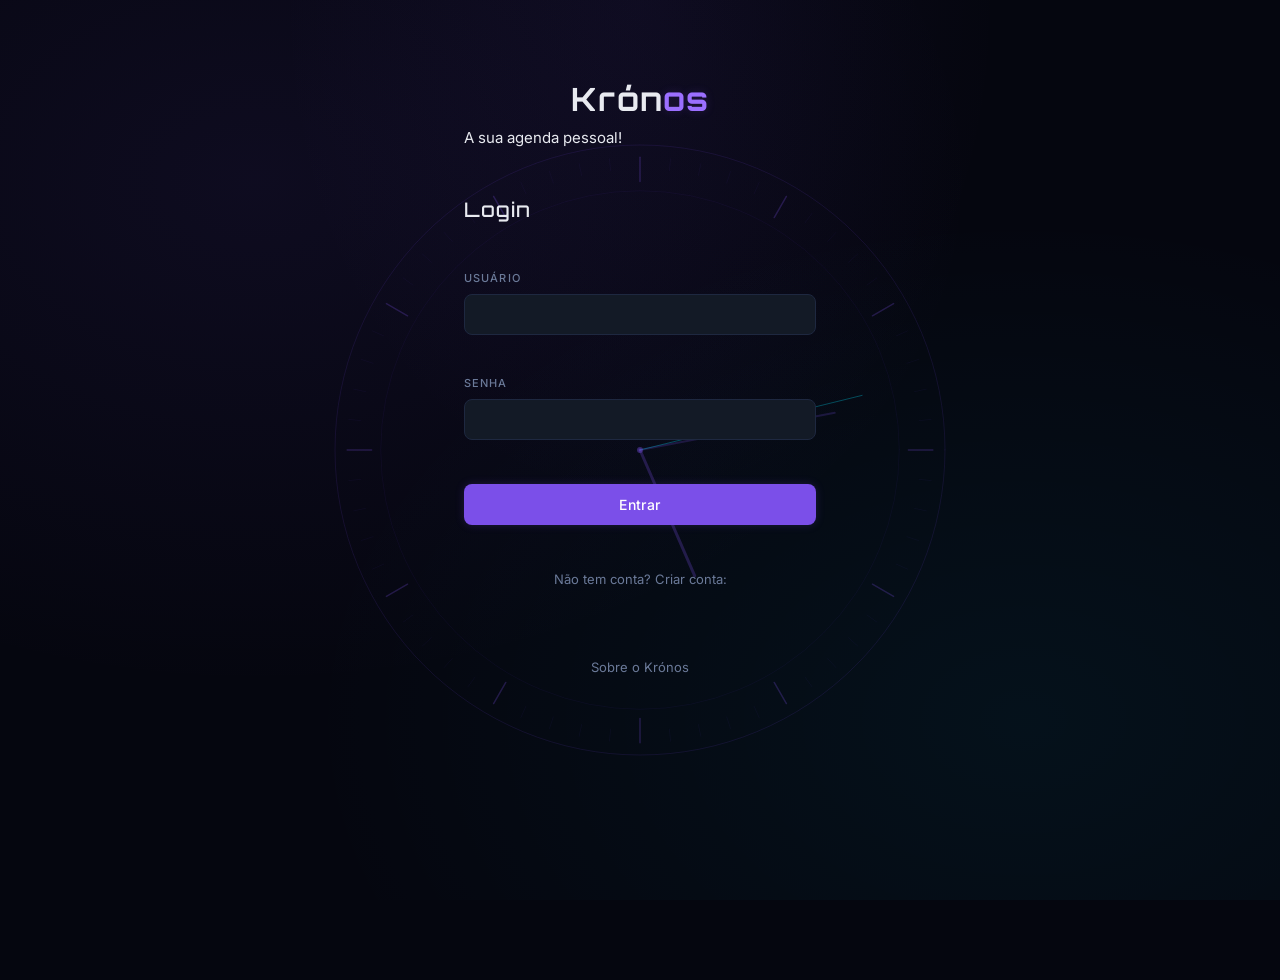
<file: kronos-agenda/login.html>
<!DOCTYPE html>
<html lang="pt-BR">
<head>
    <meta charset="UTF-8">
    <meta name="viewport" content="width=device-width, initial-scale=1.0">
    <title>Login Krónos</title>
    <link rel="stylesheet" href="style.css">
</head>

<canvas id="relogio"></canvas>
<script src="relogio.js"></script>

<body>
    <main>
        <form id="formLogin">

            <h1>Krón<span class="accent">os</span></h1>
            <p>A sua agenda pessoal!</p>
            <br><br>

            <h2>Login</h2>
            <br><br>
            
            <label>Usuário</label> 
            <input type="text" id="inputUsuario"> 
            <br><br>
            
            <label>Senha</label>
            <input type="password" id="inputSenha"> 
            <br><br>
            
            <button type="submit">Entrar</button>
            <br><br>
        </form>
        
        <a href="cadastro.html">Não tem conta? Criar conta:</a>
        <br><br>

        <a href="kronos.html">Sobre o Krónos</a>
    </main>
    
    <script src="login.js"></script>

</body>
</html>
</file>
<file: calendario-agenda/style.css>
/* =============================================
   KRÓNOS — style.css
   ============================================= */

/* --- RESET E VARIÁVEIS --- */
*, *::before, *::after {
  box-sizing: border-box;
  margin: 0;
  padding: 0;
}

:root {
  --bg:          #0F0F0F;
  --surface:     #1A1A1A;
  --surface2:    #232323;
  --border:      #2E2E2E;
  --text:        #F0EDE8;
  --muted:       #666;
  --accent:      #D4FF00;
  --accent-dim:  #A8CC00;
  --accent-bg:   #1C2200;
  --danger:      #FF4444;
  --radius:      10px;
}

body {
  background: var(--bg);
  color: var(--text);
  font-family: 'Syne', sans-serif;
  min-height: 100vh;
}

/* =============================================
   LOGIN E CADASTRO
   ============================================= */

main {
  text-align: center;
  max-width: 320px;
  margin: 100px auto;
  padding: 0 16px;
}

main h1 {
  font-size: 48px;
  color: var(--accent);
  margin-bottom: 32px;
  letter-spacing: -1px;
}

label {
  display: block;
  text-align: left;
  font-size: 12px;
  font-weight: 500;
  color: var(--muted);
  text-transform: uppercase;
  letter-spacing: 0.08em;
  margin-bottom: 4px;
}

input {
  width: 100%;
  padding: 10px 14px;
  margin-bottom: 16px;
  border: 1px solid var(--border);
  border-radius: var(--radius);
  background: var(--surface);
  color: var(--text);
  font-family: 'Syne', sans-serif;
  font-size: 14px;
  outline: none;
  transition: border-color .15s;
}

input:focus {
  border-color: var(--accent);
}

input::placeholder {
  color: var(--muted);
}

button {
  width: 100%;
  padding: 12px;
  border: none;
  border-radius: var(--radius);
  background: var(--accent);
  color: #0F0F0F;
  font-family: 'Syne', sans-serif;
  font-size: 14px;
  font-weight: 700;
  cursor: pointer;
  transition: background .15s;
  margin-top: 4px;
}

button:hover {
  background: var(--accent-dim);
}

a {
  display: block;
  margin-top: 20px;
  font-size: 13px;
  color: var(--muted);
  text-decoration: none;
  transition: color .15s;
}

a:hover {
  color: var(--accent);
}

/* =============================================
   CALENDÁRIO — HEADER
   ============================================= */

header {
  display: flex;
  align-items: center;
  justify-content: space-between;
  padding: 20px 32px;
  border-bottom: 1px solid var(--border);
  max-width: 100%;
}

.header-logo {
  font-size: 22px;
  font-weight: 700;
  letter-spacing: -0.5px;
  color: var(--text);
}

.header-logo span {
  color: var(--accent);
}

.header-right {
  display: flex;
  align-items: center;
  gap: 16px;
}

#nomeUsuario {
  font-size: 13px;
  color: var(--muted);
}

#btnSair {
  width: auto;
  padding: 8px 18px;
  font-size: 12px;
  background: transparent;
  border: 1px solid var(--border);
  border-radius: 99px;
  color: var(--muted);
  font-weight: 500;
  letter-spacing: 0.05em;
  text-transform: uppercase;
  margin-top: 0;
}

#btnSair:hover {
  border-color: var(--danger);
  color: var(--danger);
  background: transparent;
}

/* =============================================
   CALENDÁRIO — NAVEGAÇÃO DE MÊS
   ============================================= */

.nav-mes {
  max-width: 900px;
  margin: 28px auto 8px;
  padding: 0 16px;
  display: flex;
  align-items: center;
  justify-content: space-between;
}

.nav-mes h2 {
  font-size: 22px;
  font-weight: 700;
  letter-spacing: -0.5px;
}

.nav-mes h2 span {
  color: var(--accent);
}

.nav-btns {
  display: flex;
  gap: 8px;
}

.nav-btn {
  width: 34px;
  height: 34px;
  border-radius: 50%;
  border: 1px solid var(--border);
  background: var(--surface);
  color: var(--text);
  font-size: 16px;
  cursor: pointer;
  display: flex;
  align-items: center;
  justify-content: center;
  margin-top: 0;
  padding: 0;
  width: 34px;
}

.nav-btn:hover {
  border-color: var(--accent);
  background: var(--surface2);
}

/* =============================================
   CALENDÁRIO — DIAS DA SEMANA
   ============================================= */

.weekdays {
  max-width: 900px;
  margin: 0 auto 4px;
  padding: 0 16px;
  display: grid;
  grid-template-columns: repeat(7, 1fr);
  gap: 4px;
}

.weekday {
  text-align: center;
  font-size: 11px;
  font-weight: 500;
  color: var(--muted);
  letter-spacing: 0.1em;
  text-transform: uppercase;
  padding: 8px 0;
}

/* =============================================
   CALENDÁRIO — GRADE
   ============================================= */

#calendar {
  max-width: 900px;
  margin: 0 auto;
  padding: 0 16px 40px;
  display: grid;
  grid-template-columns: repeat(7, 1fr);
  gap: 4px;
}

.day {
  background: var(--surface);
  border: 1px solid var(--border);
  border-radius: var(--radius);
  padding: 10px;
  min-height: 90px;
  cursor: pointer;
  transition: border-color .15s, background .15s;
  position: relative;
  overflow: hidden;
}

.day:hover          { border-color: #444; background: var(--surface2); }
.day.today          { border-color: var(--accent); }
.day.other-month    { opacity: 0.3; }
.day.other-month:hover { opacity: 0.5; }

.day-number {
  font-size: 13px;
  font-weight: 500;
  color: var(--muted);
  margin-bottom: 6px;
}

.day.today .day-number { color: var(--accent); }

.day-tasks {
  display: flex;
  flex-direction: column;
  gap: 3px;
}

.task-pill {
  font-size: 10px;
  padding: 2px 6px;
  border-radius: 4px;
  background: var(--accent-bg);
  color: var(--accent-dim);
  white-space: nowrap;
  overflow: hidden;
  text-overflow: ellipsis;
}

.task-pill.done {
  background: #1a1a1a;
  color: var(--muted);
  text-decoration: line-through;
}

.more-tasks {
  font-size: 10px;
  color: var(--muted);
  padding: 2px 6px;
}

.add-hint {
  position: absolute;
  bottom: 8px;
  right: 8px;
  font-size: 16px;
  color: var(--border);
  transition: color .15s;
  line-height: 1;
}

.day:hover .add-hint { color: var(--accent); }

/* =============================================
   MODAL
   ============================================= */

.overlay {
  position: fixed;
  inset: 0;
  background: rgba(0, 0, 0, 0.7);
  backdrop-filter: blur(4px);
  display: flex;
  align-items: center;
  justify-content: center;
  z-index: 100;
  padding: 20px;
  opacity: 0;
  pointer-events: none;
  transition: opacity .2s;
}

.overlay.open {
  opacity: 1;
  pointer-events: all;
}

.modal {
  background: var(--surface);
  border: 1px solid var(--border);
  border-radius: 16px;
  width: 100%;
  max-width: 400px;
  padding: 28px;
  transform: translateY(12px);
  transition: transform .2s;
}

.overlay.open .modal { transform: translateY(0); }

.modal-date {
  font-size: 12px;
  color: var(--accent);
  font-weight: 500;
  letter-spacing: 0.1em;
  text-transform: uppercase;
  margin-bottom: 6px;
}

.modal-title {
  font-size: 22px;
  font-weight: 700;
  margin-bottom: 20px;
  letter-spacing: -0.3px;
}

.input-row {
  display: flex;
  gap: 8px;
  margin-bottom: 20px;
}

.input-row input {
  margin-bottom: 0;
}

.btn-modal-add {
  width: auto;
  padding: 10px 16px;
  border-radius: 8px;
  margin-top: 0;
  white-space: nowrap;
  font-size: 13px;
}

.modal-tasks {
  display: flex;
  flex-direction: column;
  gap: 8px;
  max-height: 280px;
  overflow-y: auto;
}

.modal-task {
  display: flex;
  align-items: center;
  gap: 10px;
  padding: 10px 12px;
  background: var(--surface2);
  border-radius: 8px;
  border: 1px solid var(--border);
}

.modal-task.done { opacity: 0.5; }

.check-btn {
  width: 20px;
  height: 20px;
  min-width: 20px;
  border-radius: 50%;
  border: 1.5px solid var(--border);
  background: transparent;
  cursor: pointer;
  display: flex;
  align-items: center;
  justify-content: center;
  font-size: 11px;
  color: transparent;
  margin-top: 0;
  padding: 0;
}

.check-btn:hover { border-color: var(--accent); color: var(--accent); background: transparent; }
.modal-task.done .check-btn { border-color: var(--accent); background: var(--accent); color: #0F0F0F; }

.modal-task-text {
  flex: 1;
  font-size: 14px;
  line-height: 1.4;
  color: var(--text);
}

.modal-task.done .modal-task-text { text-decoration: line-through; color: var(--muted); }

.del-btn {
  background: transparent;
  border: none;
  color: var(--muted);
  cursor: pointer;
  font-size: 16px;
  padding: 2px 4px;
  border-radius: 4px;
  opacity: 0;
  width: auto;
  margin-top: 0;
}

.modal-task:hover .del-btn { opacity: 1; }
.del-btn:hover { background: #2a1010; color: var(--danger); }

.empty-modal {
  text-align: center;
  padding: 24px 0;
  color: var(--muted);
  font-size: 13px;
}

.modal-close {
  width: 100%;
  margin-top: 16px;
  background: transparent;
  border: 1px solid var(--border);
  color: var(--muted);
  font-size: 13px;
}

.modal-close:hover { border-color: #555; color: var(--text); background: transparent; }

p {
  color: #D4FF00;
}
</file>
<file: kronos-agenda/style.css>
/*    KRÓNOS — Sistema de Estilos */

@import url('https://fonts.googleapis.com/css2?family=Orbitron:wght@400;500;700;900&family=Inter:wght@300;400;500&display=swap');

/* --- VARIÁVEIS --- */
:root {
  /* Cores base */
  --bg:           #05060F;
  --bg-deep:      #020308;
  --surface:      #0D1117;
  --surface2:     #131A26;
  --surface3:     #1A2338;

  /* Roxo principal */
  --purple:       #7B4FE9;
  --purple-light: #9B6FFF;
  --purple-dim:   #3D2870;
  --purple-bg:    #1A0F3A;

  /* Ciano acento */
  --cyan:         #00E5FF;
  --cyan-dim:     #00A8BF;
  --cyan-bg:      #00151A;

  /* Texto */
  --text:         #E8EAF0;
  --text-muted:   #6B7A99;
  --text-faint:   #3A4460;

  /* Bordas */
  --border:       #1E2840;
  --border-glow:  rgba(123, 79, 233, 0.4);

  /* Danger */
  --danger:       #FF4466;
  --danger-bg:    #1A0010;

  /* Sucesso */
  --success:      #00E5A0;

  /* Efeitos */
  --glow-purple:  0 0 20px rgba(123, 79, 233, 0.3);
  --glow-cyan:    0 0 20px rgba(0, 229, 255, 0.3);
  --glow-sm:      0 0 10px rgba(123, 79, 233, 0.2);
  --shadow:       0 4px 24px rgba(0, 0, 0, 0.4);
  --shadow-lg:    0 8px 48px rgba(0, 0, 0, 0.6);

  /* Layout */
  --radius:       12px;
  --radius-sm:    8px;
  --radius-lg:    16px;

  /* Transições */
  --transition:   all 0.2s ease;
  --transition-slow: all 0.35s ease;
}

/* --- RESET --- */
*, *::before, *::after {
  box-sizing: border-box;
  margin: 0;
  padding: 0;
}

/* --- BASE --- */
html { scroll-behavior: smooth; }

body {
  background-color: var(--bg);
  background-image:
    radial-gradient(ellipse at 20% 20%, rgba(123, 79, 233, 0.08) 0%, transparent 50%),
    radial-gradient(ellipse at 80% 80%, rgba(0, 229, 255, 0.05) 0%, transparent 50%),
    radial-gradient(ellipse at 50% 0%, rgba(123, 79, 233, 0.06) 0%, transparent 40%);
  background-attachment: fixed;
  color: var(--text);
  font-family: 'Inter', sans-serif;
  font-size: 15px;
  line-height: 1.6;
  min-height: 100vh;
}

/* --- TIPOGRAFIA --- */
h1, h2, h3 {
  font-family: 'Orbitron', sans-serif;
  letter-spacing: 0.05em;
  line-height: 1.2;
}

h1 { font-size: 36px; font-weight: 700; }
h2 { font-size: 20px; font-weight: 500; }
h3 { font-size: 16px; font-weight: 500; }

/* HEADER */
header {
  display: flex;
  align-items: center;
  justify-content: space-between;
  padding: 16px 32px;
  background: rgba(5, 6, 15, 0.8);
  backdrop-filter: blur(20px);
  -webkit-backdrop-filter: blur(20px);
  border-bottom: 1px solid var(--border);
  position: sticky;
  top: 0;
  z-index: 50;
}

.header-logo {
  font-family: 'Orbitron', sans-serif;
  font-size: 22px;
  font-weight: 900;
  color: var(--text);
  letter-spacing: 0.1em;
  text-transform: uppercase;
}

.header-logo span {
  color: var(--purple-light);
  text-shadow: var(--glow-sm);
}

.header-right {
  display: flex;
  align-items: center;
  gap: 16px;
}

#nomeUsuario {
  font-size: 13px;
  color: var(--text-muted);
  font-weight: 300;
}

/* BOTÕES */
button {
  font-family: 'Inter', sans-serif;
  cursor: pointer;
  transition: var(--transition);
  border-radius: var(--radius-sm);
}

/* Botão primário (padrão) */
button:not([class]) ,
button.btn-primary {
  width: 100%;
  padding: 12px;
  background: var(--purple);
  color: #fff;
  border: none;
  font-size: 14px;
  font-weight: 500;
  letter-spacing: 0.03em;
  margin-top: 4px;
  box-shadow: var(--glow-sm);
}

button:not([class]):hover,
button.btn-primary:hover {
  background: var(--purple-light);
  box-shadow: var(--glow-purple);
  transform: translateY(-1px);
}

button:not([class]):active,
button.btn-primary:active {
  transform: translateY(0);
}

/* Botão Sair */
#btnSair {
  width: auto;
  padding: 8px 18px;
  font-size: 11px;
  background: transparent;
  border: 1px solid var(--border);
  color: var(--text-muted);
  font-weight: 500;
  letter-spacing: 0.08em;
  text-transform: uppercase;
  border-radius: 99px;
  margin-top: 0;
  box-shadow: none;
}

#btnSair:hover {
  border-color: var(--danger);
  color: var(--danger);
  background: var(--danger-bg);
  box-shadow: 0 0 12px rgba(255, 68, 102, 0.2);
  transform: none;
}

/* Botão voltar / outline */
.btn-voltar,
.btn-outline {
  display: inline-flex;
  align-items: center;
  gap: 6px;
  padding: 8px 18px;
  border: 1px solid var(--border);
  border-radius: 99px;
  color: var(--text-muted);
  font-size: 11px;
  font-weight: 500;
  text-transform: uppercase;
  letter-spacing: 0.08em;
  text-decoration: none;
  transition: var(--transition);
  background: transparent;
}

.btn-voltar:hover,
.btn-outline:hover {
  border-color: var(--cyan);
  color: var(--cyan);
  box-shadow: 0 0 12px rgba(0, 229, 255, 0.15);
}

/* Botão do modal */
.btn-modal-add {
  width: auto !important;
  padding: 10px 18px !important;
  margin-top: 0 !important;
  white-space: nowrap;
  font-size: 13px;
  border-radius: var(--radius-sm) !important;
}

/* Botão fechar modal */
.modal-close {
  width: 100%;
  margin-top: 16px;
  padding: 10px;
  background: transparent !important;
  border: 1px solid var(--border) !important;
  color: var(--text-muted) !important;
  font-size: 13px;
  box-shadow: none !important;
  transform: none !important;
}

.modal-close:hover {
  border-color: var(--text-faint) !important;
  color: var(--text) !important;
  box-shadow: none !important;
  transform: none !important;
}

/* INPUTS E FORMULÁRIOS */
main {
  max-width: 400px;
  margin: 80px auto;
  padding: 0 24px;
}

main h1 {
  font-size: 32px;
  color: var(--text);
  margin-bottom: 8px;
  text-align: center;
}

main h1 .accent {
  color: var(--purple-light);
  text-shadow: var(--glow-sm);
}

.form-subtitle {
  text-align: center;
  color: var(--text-muted);
  font-size: 13px;
  margin-bottom: 32px;
}

label {
  display: block;
  font-size: 11px;
  font-weight: 500;
  color: var(--text-muted);
  text-transform: uppercase;
  letter-spacing: 0.1em;
  margin-bottom: 6px;
}

input {
  width: 100%;
  padding: 11px 16px;
  margin-bottom: 16px;
  background: var(--surface2);
  border: 1px solid var(--border);
  border-radius: var(--radius-sm);
  color: var(--text);
  font-family: 'Inter', sans-serif;
  font-size: 14px;
  outline: none;
  transition: var(--transition);
}

input:focus {
  border-color: var(--purple);
  box-shadow: 0 0 0 3px rgba(123, 79, 233, 0.15), var(--glow-sm);
  background: var(--surface3);
}

input::placeholder {
  color: var(--text-faint);
}

/* Link de navegação entre páginas */
a {
  display: block;
  margin-top: 20px;
  font-size: 13px;
  color: var(--text-muted);
  text-decoration: none;
  text-align: center;
  transition: var(--transition);
}

a:hover {
  color: var(--cyan);
}

/* CONFIGURAÇÕES — seções */
.config-section {
  background: var(--surface);
  border: 1px solid var(--border);
  border-radius: var(--radius-lg);
  padding: 28px;
  margin-bottom: 20px;
  box-shadow: var(--shadow);
}

.config-section h2 {
  font-size: 16px;
  color: var(--text);
  margin-bottom: 20px;
  padding-bottom: 12px;
  border-bottom: 1px solid var(--border);
}

.config-section p {
  font-size: 13px;
  color: var(--text-muted);
  margin-bottom: 16px;
}

/* Botão apagar conta */
#apagarConta button {
  background: transparent;
  border: 1px solid var(--danger);
  color: var(--danger);
  box-shadow: none;
}

#apagarConta button:hover {
  background: var(--danger);
  color: #fff;
  box-shadow: 0 0 16px rgba(255, 68, 102, 0.3);
}

/* NAVEGAÇÃO DO CALENDÁRIO */
.nav-mes {
  max-width: 940px;
  margin: 28px auto 8px;
  padding: 0 20px;
  display: flex;
  align-items: center;
  justify-content: space-between;
}

.nav-mes h2 {
  font-size: 20px;
  font-weight: 700;
  color: var(--text);
}

.nav-mes h2 span {
  color: var(--purple-light);
  text-shadow: var(--glow-sm);
}

.nav-btns {
  display: flex;
  gap: 8px;
}

.nav-btn {
  width: 36px;
  height: 36px;
  border-radius: 50%;
  border: 1px solid var(--border);
  background: var(--surface);
  color: var(--text-muted);
  font-size: 18px;
  cursor: pointer;
  display: flex;
  align-items: center;
  justify-content: center;
  transition: var(--transition);
  margin-top: 0;
  padding: 0;
  width: 36px;
  box-shadow: none;
}

.nav-btn:hover {
  border-color: var(--purple);
  color: var(--purple-light);
  box-shadow: var(--glow-sm);
  transform: none;
}

/* DIAS DA SEMANA */
.weekdays {
  max-width: 940px;
  margin: 0 auto 6px;
  padding: 0 20px;
  display: grid;
  grid-template-columns: repeat(7, 1fr);
  gap: 4px;
}

.weekday {
  text-align: center;
  font-size: 10px;
  font-weight: 500;
  color: var(--text-faint);
  letter-spacing: 0.12em;
  text-transform: uppercase;
  padding: 8px 0;
  font-family: 'Orbitron', sans-serif;
}

/* GRADE DO CALENDÁRIO */
#calendar {
  max-width: 940px;
  margin: 0 auto;
  padding: 0 20px 60px;
  display: grid;
  grid-template-columns: repeat(7, 1fr);
  gap: 5px;
}

/* CARDS DE DIAS */
.day {
  background: var(--surface);
  border: 1px solid var(--border);
  border-radius: var(--radius);
  padding: 10px;
  min-height: 95px;
  cursor: pointer;
  transition: var(--transition);
  position: relative;
  overflow: hidden;
}

.day::before {
  content: '';
  position: absolute;
  inset: 0;
  background: radial-gradient(ellipse at top left, rgba(123, 79, 233, 0.06), transparent 70%);
  opacity: 0;
  transition: var(--transition);
}

.day:hover {
  border-color: rgba(123, 79, 233, 0.4);
  background: var(--surface2);
  box-shadow: var(--glow-sm), inset 0 1px 0 rgba(123, 79, 233, 0.1);
  transform: translateY(-1px);
}

.day:hover::before { opacity: 1; }

.day.today {
  border-color: var(--purple);
  background: var(--purple-bg);
  box-shadow: var(--glow-sm);
}

.day.other-month {
  opacity: 0.25;
  pointer-events: none;
}

.day-number {
  font-family: 'Orbitron', sans-serif;
  font-size: 12px;
  font-weight: 500;
  color: var(--text-faint);
  margin-bottom: 6px;
}

.day.today .day-number {
  color: var(--purple-light);
  text-shadow: var(--glow-sm);
}

/* PILLS DE TAREFAS */
.day-tasks {
  display: flex;
  flex-direction: column;
  gap: 3px;
}

.task-pill {
  font-size: 10px;
  padding: 3px 7px;
  border-radius: 4px;
  background: rgba(123, 79, 233, 0.15);
  color: var(--purple-light);
  border: 1px solid rgba(123, 79, 233, 0.2);
  white-space: nowrap;
  overflow: hidden;
  text-overflow: ellipsis;
  font-weight: 500;
}

.task-pill.done {
  background: rgba(255, 255, 255, 0.03);
  color: var(--text-faint);
  border-color: var(--border);
  text-decoration: line-through;
}

.more-tasks {
  font-size: 10px;
  color: var(--text-faint);
  padding: 2px 6px;
}

.add-hint {
  position: absolute;
  bottom: 8px;
  right: 8px;
  font-size: 14px;
  color: var(--text-faint);
  transition: var(--transition);
  line-height: 1;
}

.day:hover .add-hint {
  color: var(--purple-light);
  text-shadow: var(--glow-sm);
}

/* MODAL — OVERLAY */
.overlay {
  position: fixed;
  inset: 0;
  background: rgba(2, 3, 8, 0.85);
  backdrop-filter: blur(8px);
  -webkit-backdrop-filter: blur(8px);
  display: flex;
  align-items: center;
  justify-content: center;
  z-index: 100;
  padding: 20px;
  opacity: 0;
  pointer-events: none;
  transition: opacity 0.25s ease;
}

.overlay.open {
  opacity: 1;
  pointer-events: all;
}

/* MODAL — CARD */
.modal {
  background: var(--surface);
  border: 1px solid rgba(123, 79, 233, 0.3);
  border-radius: var(--radius-lg);
  width: 100%;
  max-width: 420px;
  padding: 28px;
  box-shadow: var(--shadow-lg), var(--glow-purple);
  transform: translateY(16px) scale(0.98);
  transition: transform 0.25s ease;
  position: relative;
  overflow: hidden;
}

.modal::before {
  content: '';
  position: absolute;
  top: 0;
  left: 0;
  right: 0;
  height: 1px;
  background: linear-gradient(90deg, transparent, var(--purple), transparent);
}

.overlay.open .modal {
  transform: translateY(0) scale(1);
}

.modal-date {
  font-family: 'Orbitron', sans-serif;
  font-size: 10px;
  color: var(--cyan);
  font-weight: 500;
  letter-spacing: 0.15em;
  text-transform: uppercase;
  margin-bottom: 6px;
}

.modal-title {
  font-size: 18px;
  color: var(--text);
  margin-bottom: 20px;
  font-weight: 500;
}

/* MODAL — INPUT ROW */
.input-row {
  display: flex;
  gap: 8px;
  margin-bottom: 16px;
}

.input-row input {
  margin-bottom: 0;
  border-radius: var(--radius-sm);
}

/* MODAL — LISTA DE TAREFAS */
.modal-tasks {
  display: flex;
  flex-direction: column;
  gap: 8px;
  max-height: 300px;
  overflow-y: auto;
  scrollbar-width: thin;
  scrollbar-color: var(--border) transparent;
}

.modal-task {
  display: flex;
  align-items: center;
  gap: 10px;
  padding: 10px 14px;
  background: var(--surface2);
  border-radius: var(--radius-sm);
  border: 1px solid var(--border);
  transition: var(--transition);
}

.modal-task:hover {
  border-color: rgba(123, 79, 233, 0.2);
}

.modal-task.done { opacity: 0.45; }

.check-btn {
  width: 22px;
  height: 22px;
  min-width: 22px;
  border-radius: 50%;
  border: 1.5px solid var(--text-faint);
  background: transparent;
  cursor: pointer;
  display: flex;
  align-items: center;
  justify-content: center;
  font-size: 11px;
  color: transparent;
  transition: var(--transition);
  margin-top: 0;
  padding: 0;
  width: 22px;
  box-shadow: none;
}

.check-btn:hover {
  border-color: var(--success);
  color: var(--success);
  background: rgba(0, 229, 160, 0.1);
  transform: none;
  box-shadow: none;
}

.modal-task.done .check-btn {
  border-color: var(--success);
  background: rgba(0, 229, 160, 0.15);
  color: var(--success);
}

.modal-task-text {
  flex: 1;
  font-size: 14px;
  line-height: 1.4;
  color: var(--text);
}

.modal-task.done .modal-task-text {
  text-decoration: line-through;
  color: var(--text-faint);
}

.del-btn {
  background: transparent;
  border: none;
  color: var(--text-faint);
  cursor: pointer;
  font-size: 18px;
  padding: 2px 4px;
  border-radius: 4px;
  opacity: 0;
  width: auto;
  margin-top: 0;
  transition: var(--transition);
  box-shadow: none;
}

.modal-task:hover .del-btn { opacity: 1; }

.del-btn:hover {
  background: rgba(255, 68, 102, 0.1);
  color: var(--danger);
  transform: none;
  box-shadow: none;
}

.empty-modal {
  text-align: center;
  padding: 28px 0;
  color: var(--text-faint);
  font-size: 13px;
}

/* LINK DE CONFIGURAÇÕES NO HEADER */
.link-config {
  font-size: 18px;
  color: var(--text-faint);
  text-decoration: none;
  display: inline-flex;
  align-items: center;
  transition: var(--transition);
  margin-top: 0;
}

.link-config:hover {
  color: var(--cyan);
  text-shadow: var(--glow-cyan);
}

/* RESPONSIVO */
@media (max-width: 640px) {
  header { padding: 14px 16px; }
  .nav-mes, .weekdays, #calendar { padding-left: 10px; padding-right: 10px; }
  .day { min-height: 70px; padding: 8px; }
  .day-number { font-size: 11px; }
  .task-pill { display: none; }
  main { margin: 48px auto; }
}

main {
    position: relative;
    z-index: 1;
}
</file>
